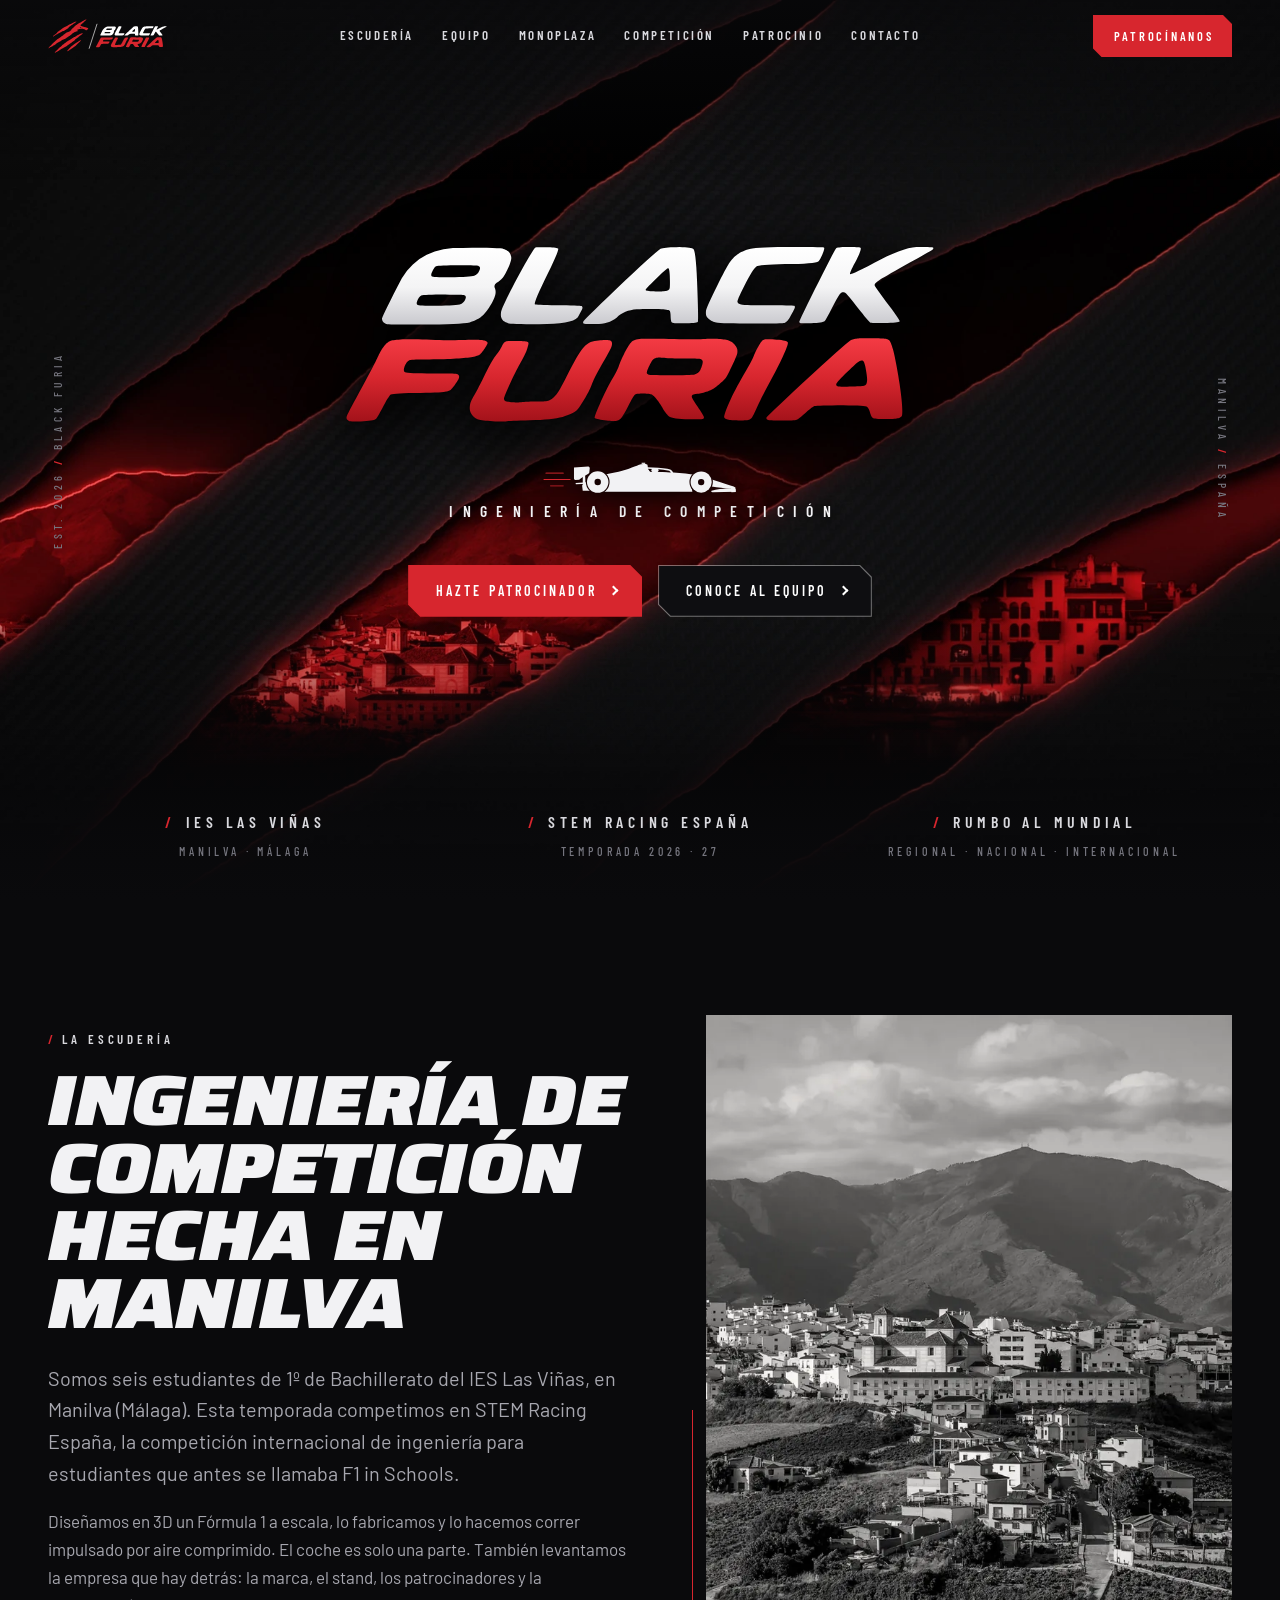
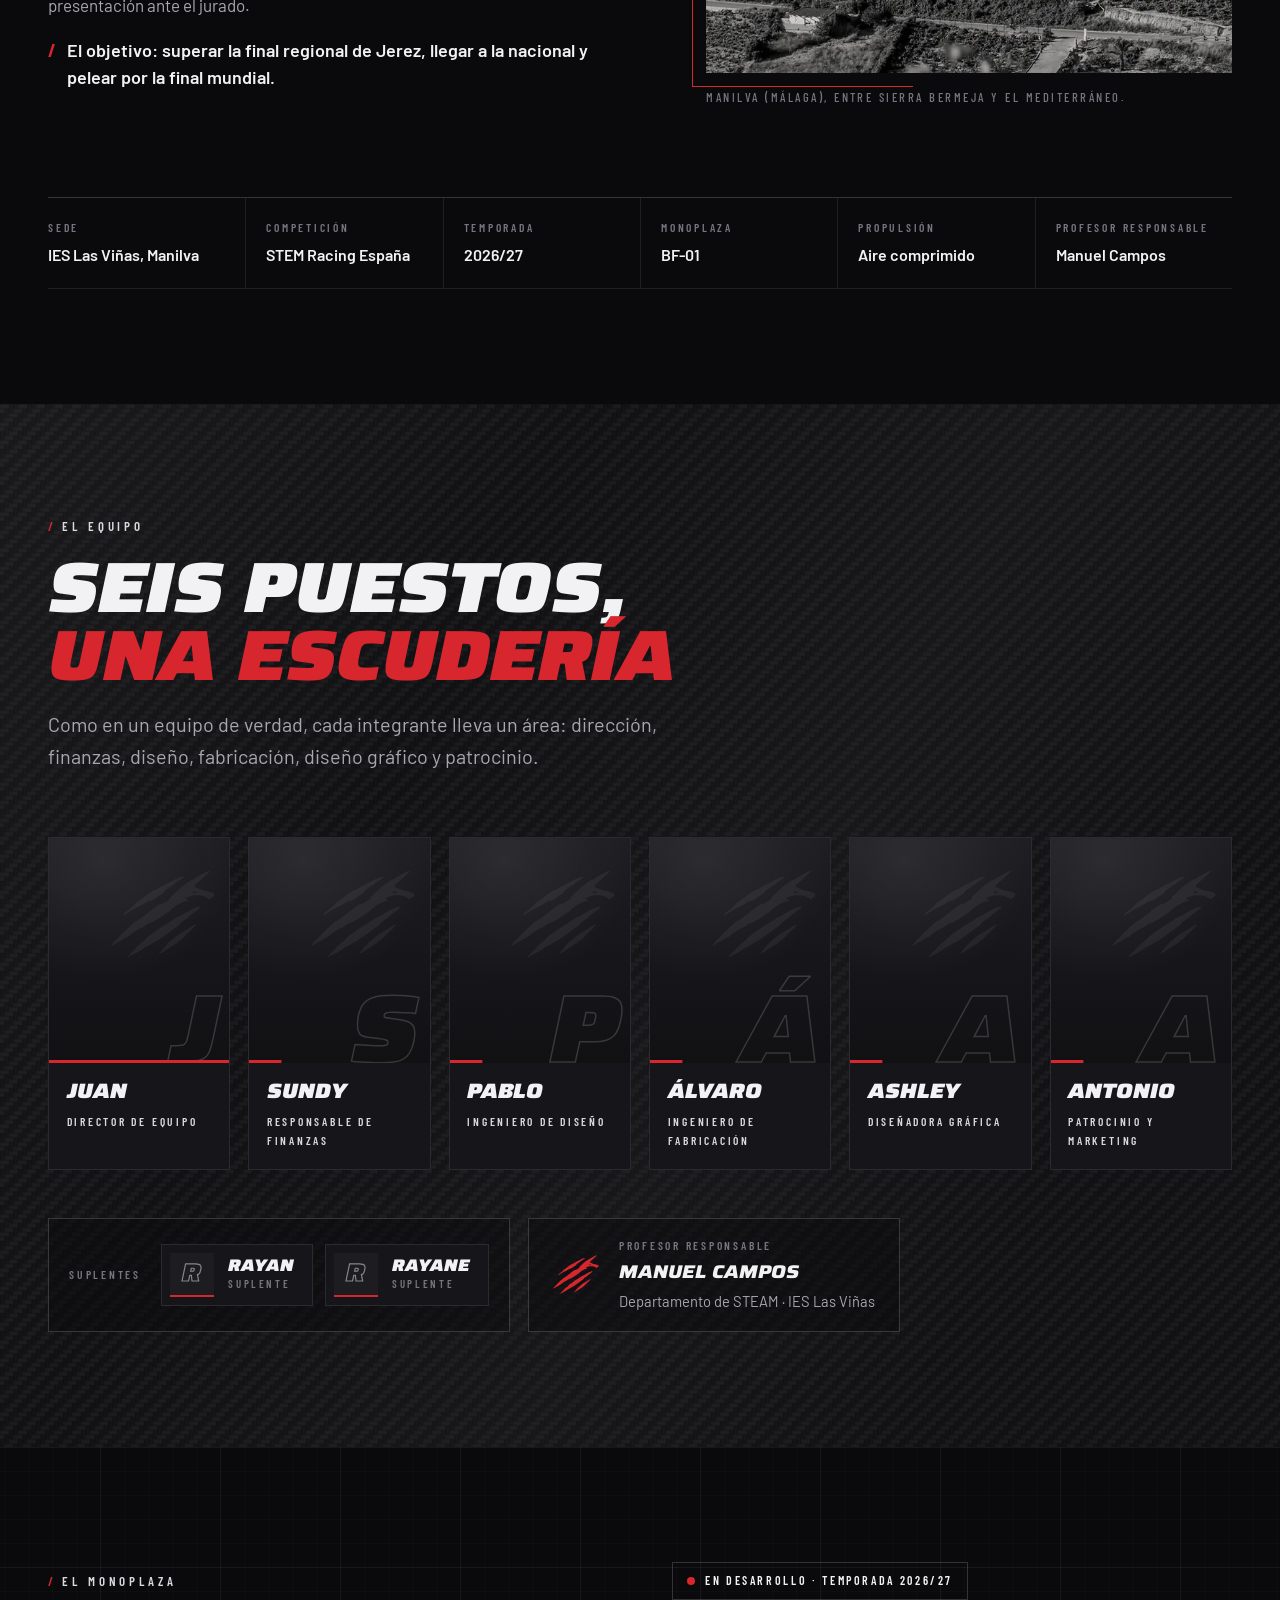
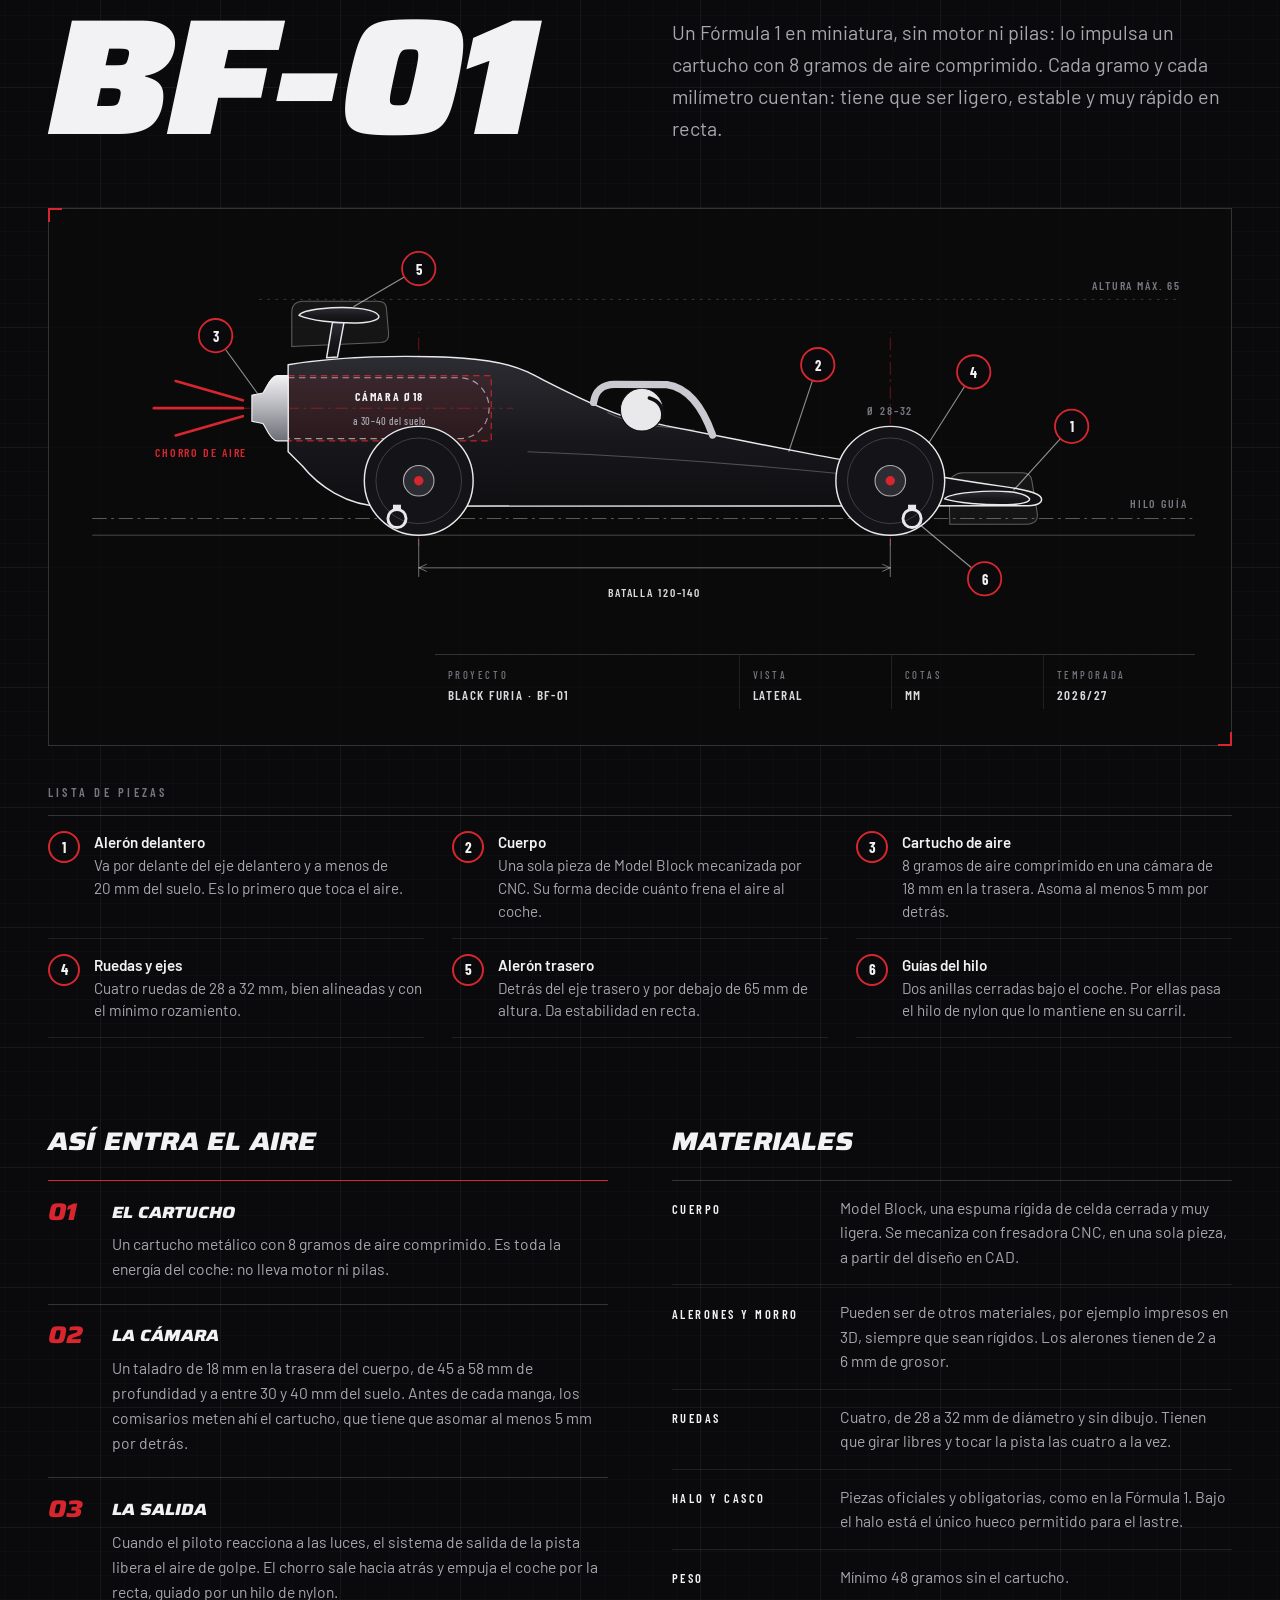
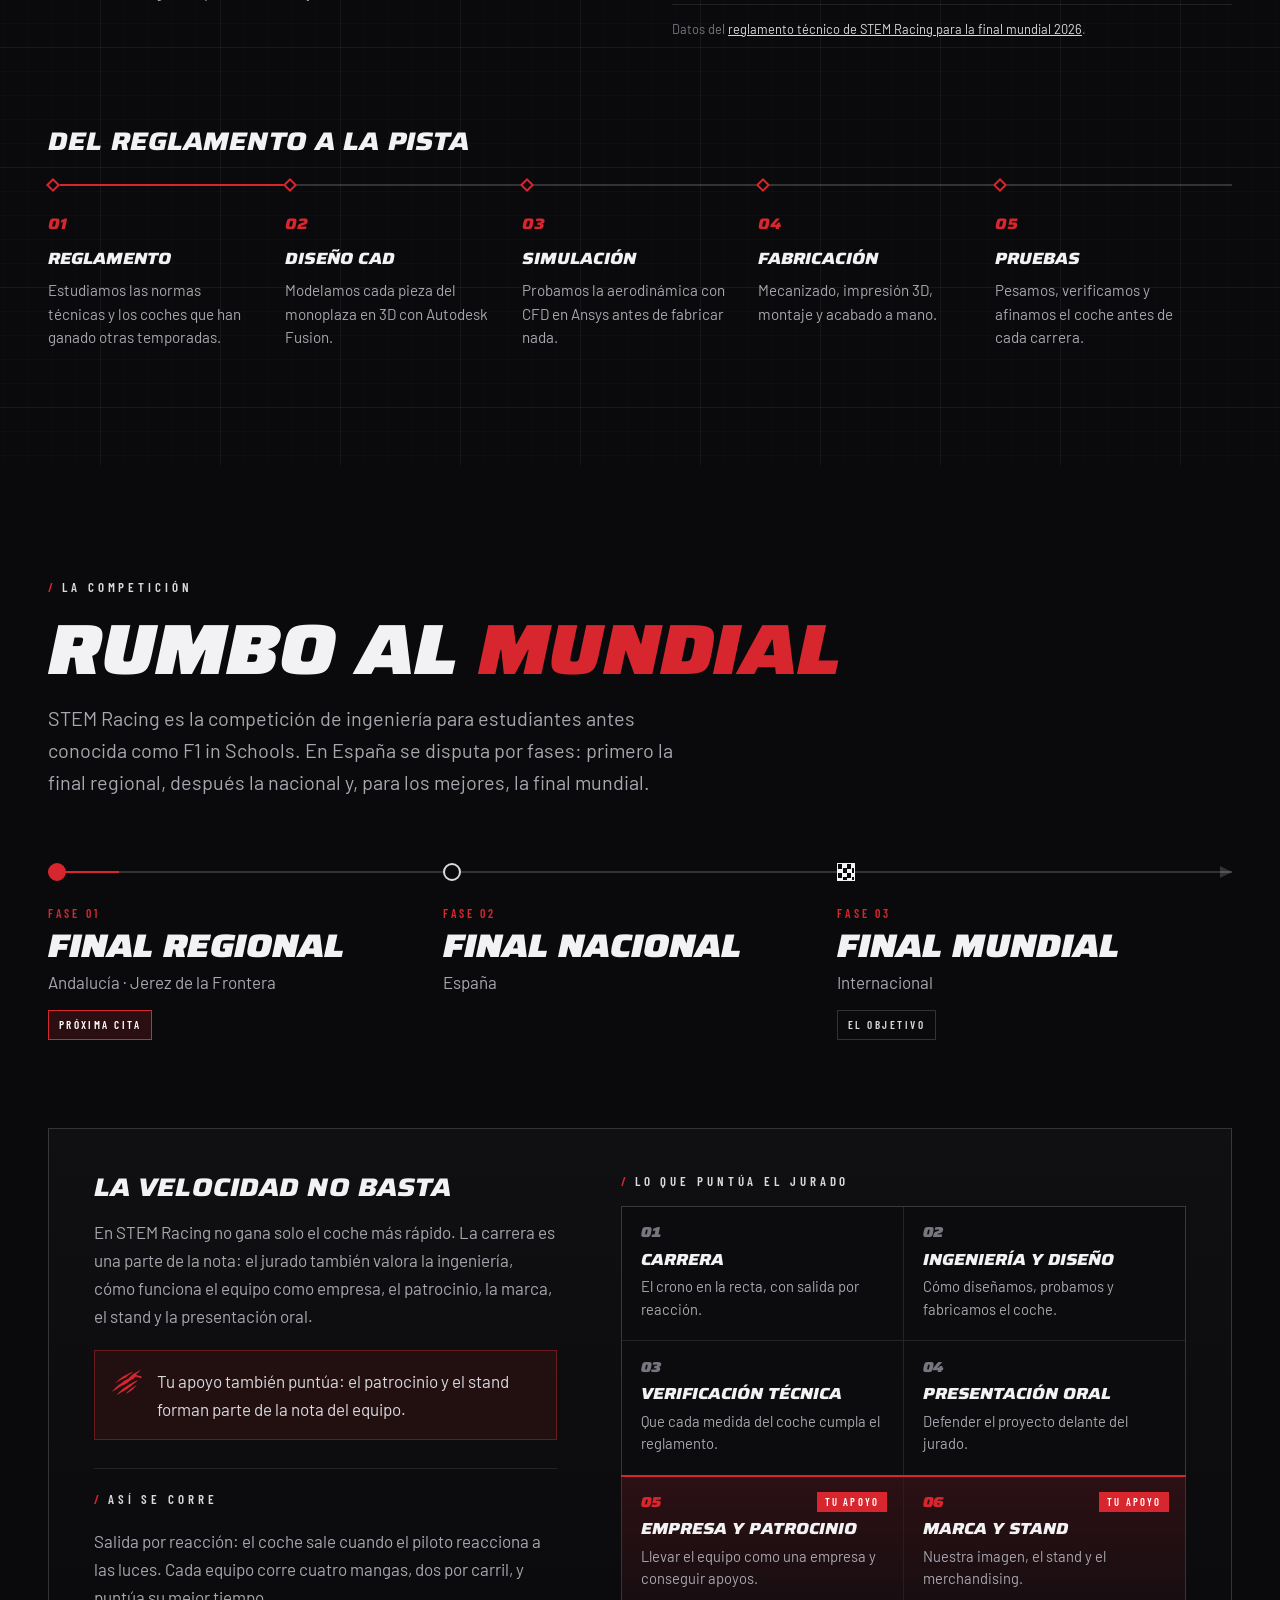
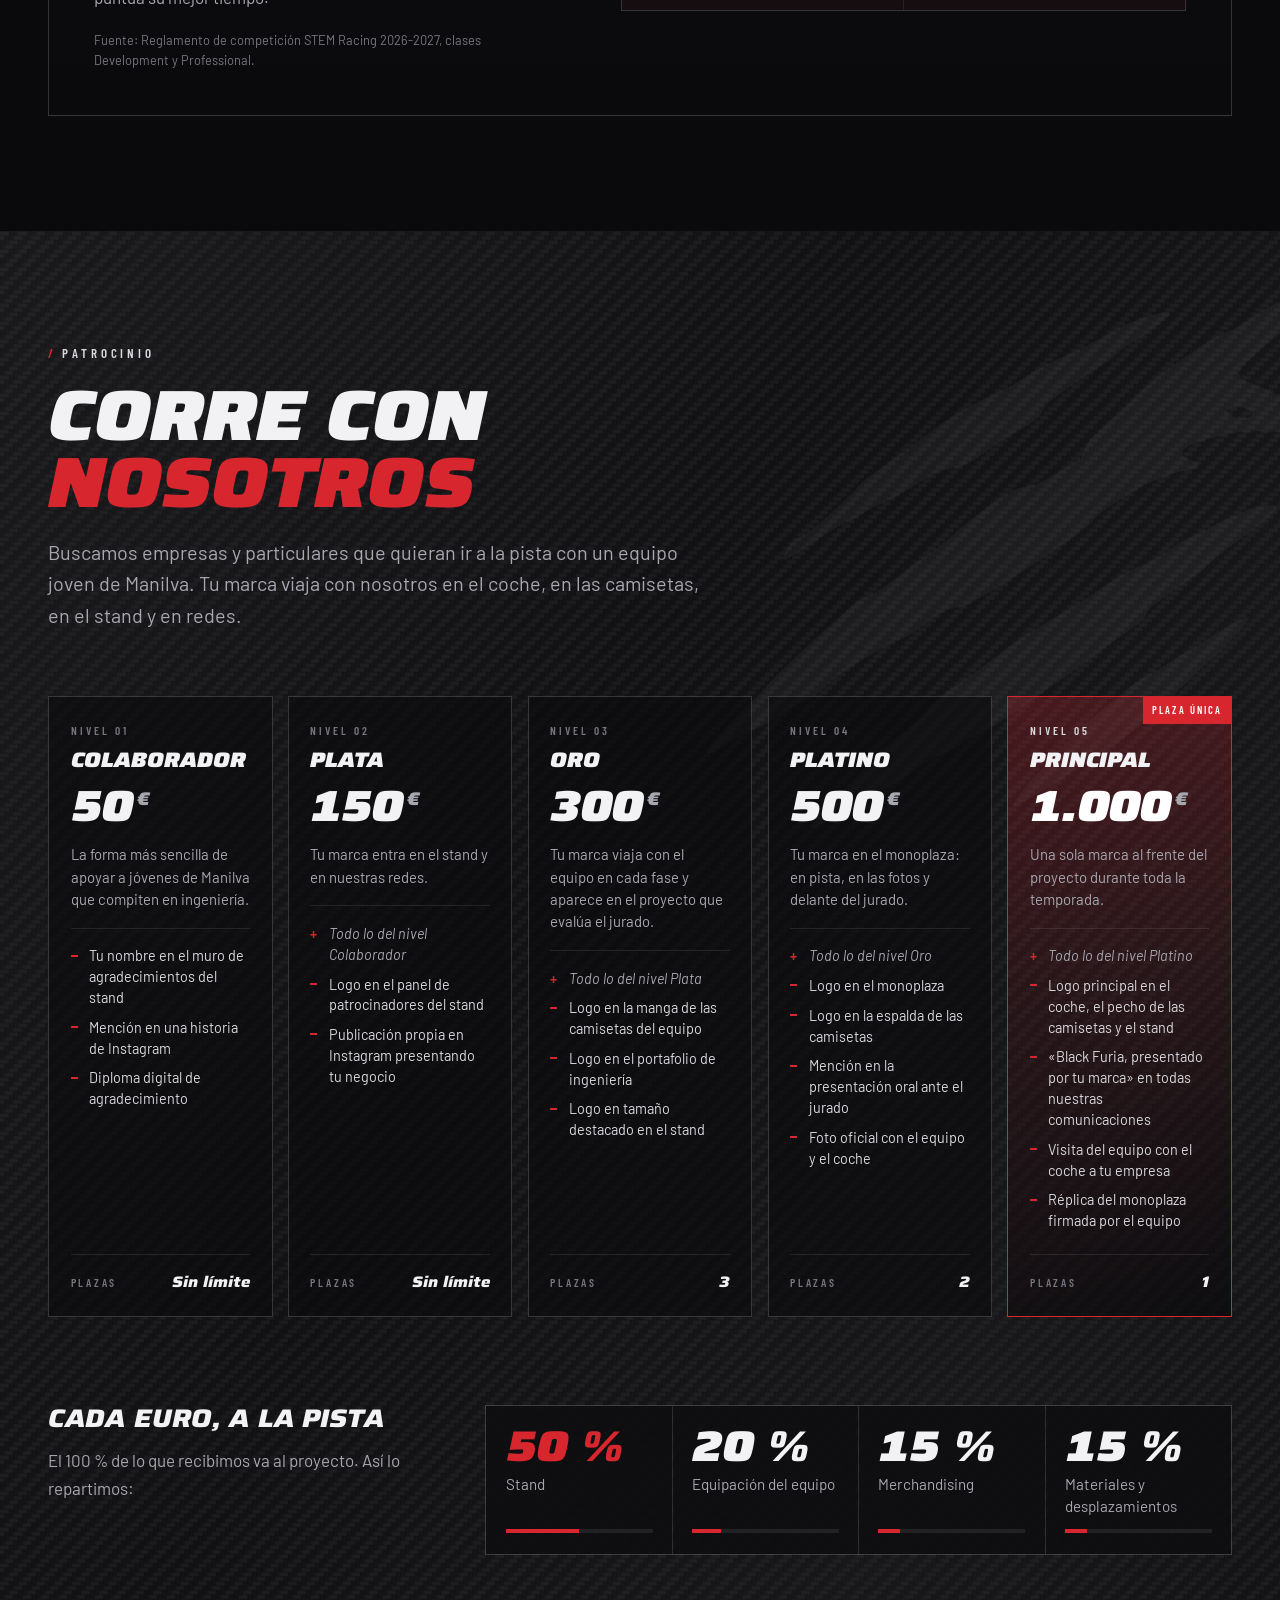
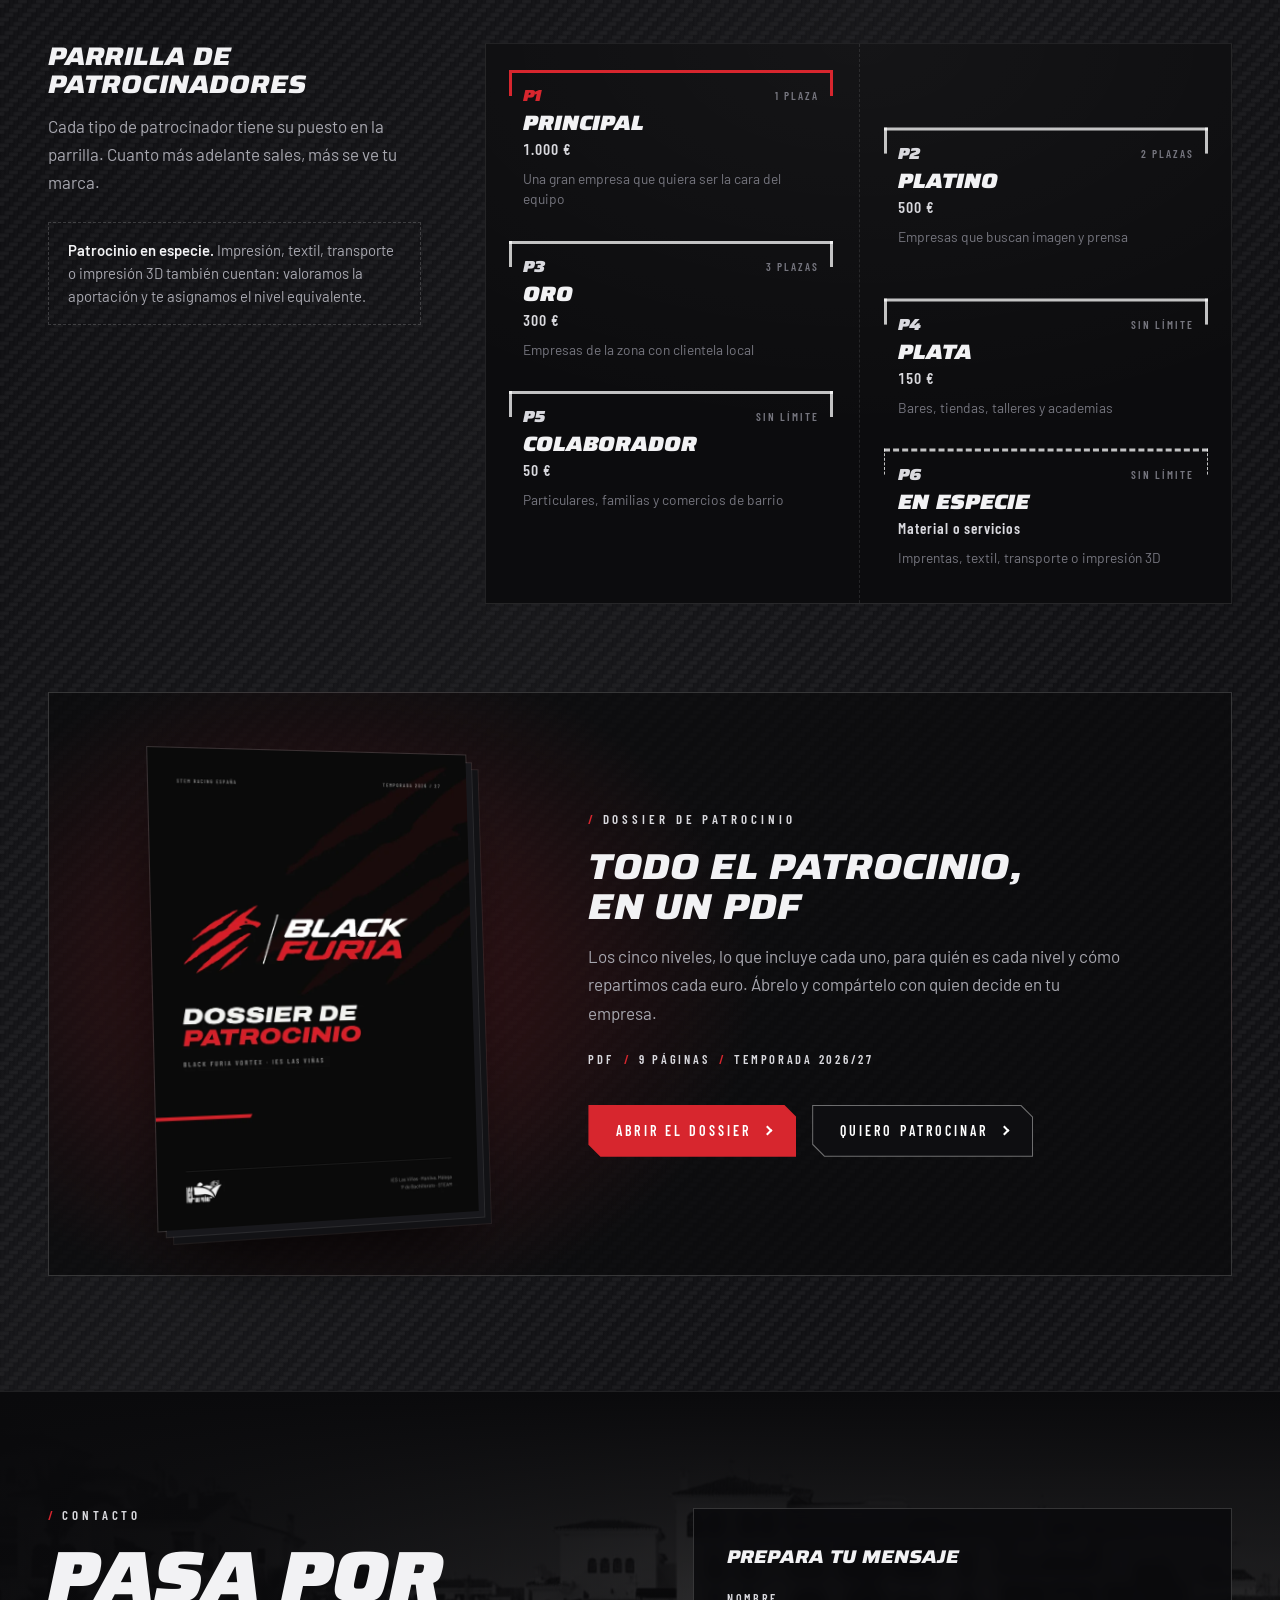
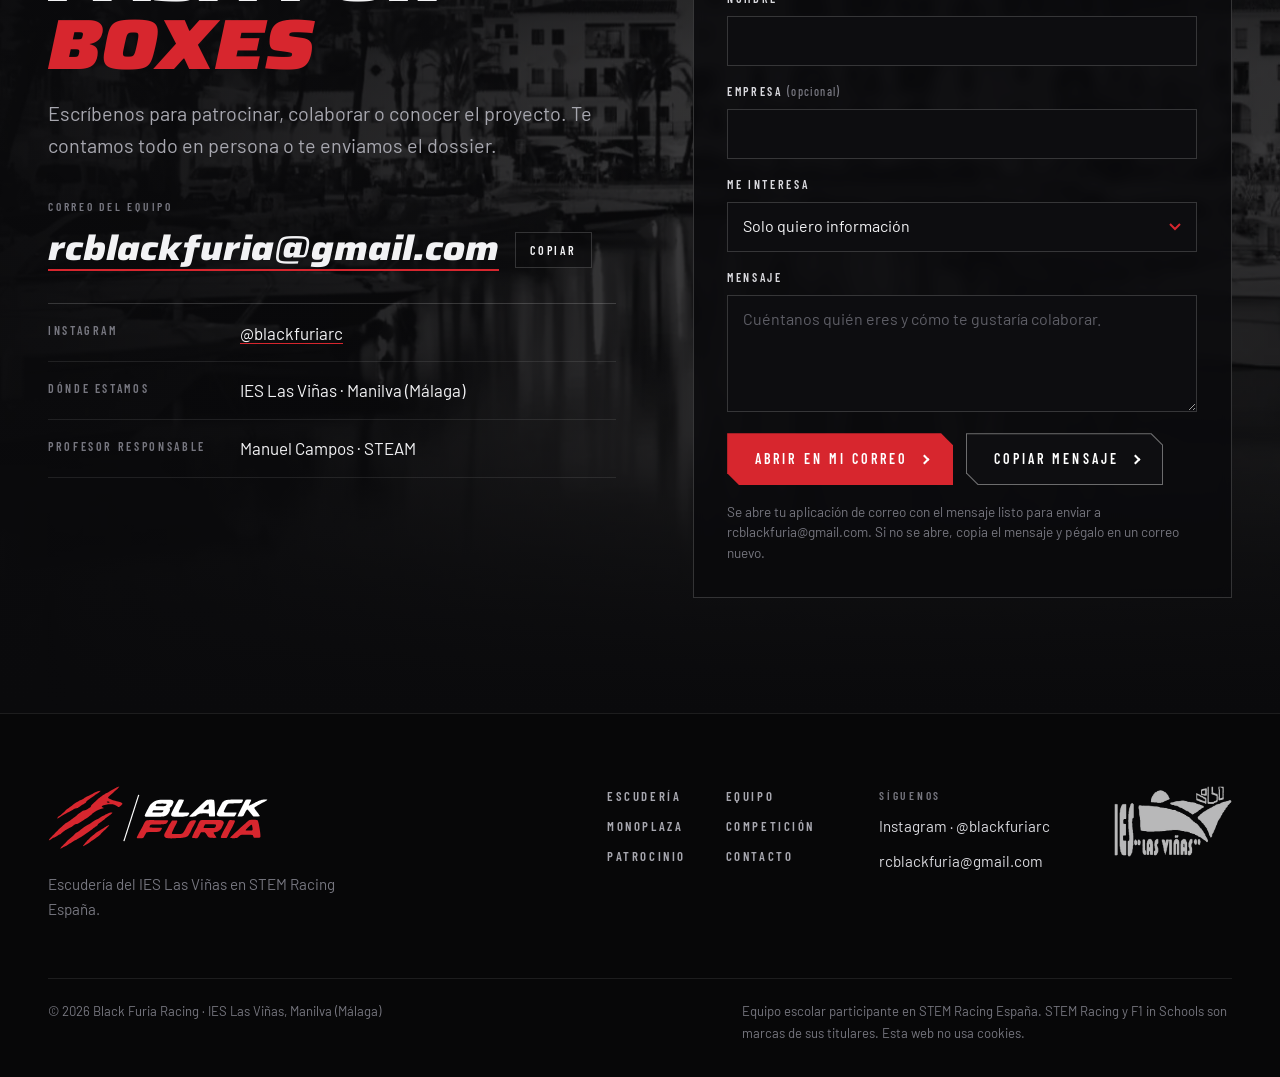
<file: index.html>
<!doctype html>
<html lang="es">
<head>
<meta charset="utf-8">
<meta name="viewport" content="width=device-width, initial-scale=1, viewport-fit=cover">
<title>Black Furia · Escudería del IES Las Viñas en STEM Racing España</title>
<meta name="claude:viewport-fit-sides" content="cover">
<meta name="description" content="Black Furia es la escudería del IES Las Viñas (Manilva, Málaga) en STEM Racing España. Diseñamos, fabricamos y hacemos correr un Fórmula 1 a escala. Buscamos patrocinadores para llegar a la final mundial.">
<meta name="theme-color" content="#0A0A0C">
<meta property="og:type" content="website">
<meta property="og:locale" content="es_ES">
<meta property="og:site_name" content="Black Furia">
<meta property="og:title" content="Black Furia · Escudería del IES Las Viñas">
<meta property="og:description" content="Ingeniería de competición hecha en Manilva. Seis estudiantes rumbo a la final mundial de STEM Racing.">
<meta property="og:url" content="https://blackfuria.netlify.app/">
<meta property="og:image" content="https://blackfuria.netlify.app/assets/img/og-black-furia.jpg">
<meta property="og:image:width" content="1200">
<meta property="og:image:height" content="630">
<meta name="twitter:card" content="summary_large_image">
<link rel="canonical" href="https://blackfuria.netlify.app/">
<link rel="icon" href="favicon.svg" type="image/svg+xml">
<link rel="icon" href="favicon-32.png" sizes="32x32" type="image/png">
<link rel="apple-touch-icon" href="apple-touch-icon.png">
<link rel="manifest" href="site.webmanifest">
<link rel="preload" href="assets/fonts/saira-italic-700-900.woff2" as="font" type="font/woff2" crossorigin>
<link rel="preload" href="assets/fonts/barlow-condensed-600.woff2" as="font" type="font/woff2" crossorigin>
<link rel="stylesheet" href="assets/css/main.css">
<script type="application/ld+json">
{"@context":"https://schema.org","@type":"SportsTeam","name":"Black Furia","url":"https://blackfuria.netlify.app/","logo":"https://blackfuria.netlify.app/icon-512.png","alternateName":"Black Furia Racing","sport":"STEM Racing (antes F1 in Schools)","description":"Escudería del IES Las Viñas (Manilva, Málaga) en STEM Racing España.","email":"rcblackfuria@gmail.com","sameAs":["https://www.instagram.com/blackfuriarc/"],"location":{"@type":"Place","name":"IES Las Viñas","address":{"@type":"PostalAddress","addressLocality":"Manilva","addressRegion":"Málaga","addressCountry":"ES"}},"coach":{"@type":"Person","name":"Manuel Campos"}}
</script>
</head>
<body>
<a class="skip" href="#main">Saltar al contenido</a>

<!-- ============ NAV ============ -->
<header class="site-header" data-header>
  <div class="site-header__bar">
    <a class="brand" href="#inicio" aria-label="Black Furia, volver al inicio">
      <img src="assets/img/bf-lockup.svg" alt="" width="184" height="52">
    </a>
    <nav class="nav" aria-label="Secciones">
      <ul class="nav__list" data-nav>
        <li><a href="#escuderia">Escudería</a></li>
        <li><a href="#equipo">Equipo</a></li>
        <li><a href="#monoplaza">Monoplaza</a></li>
        <li><a href="#competicion">Competición</a></li>
        <li><a href="#patrocinio">Patrocinio</a></li>
        <li><a href="#contacto">Contacto</a></li>
      </ul>
    </nav>
    <a class="btn btn--sm site-header__cta" href="#patrocinio"><span>Patrocínanos</span></a>
    <button class="menu-toggle" type="button" aria-expanded="false" aria-controls="menu" data-menu-toggle>
      <span class="menu-toggle__bars" aria-hidden="true"><i></i><i></i></span>
      <span class="menu-toggle__label">Menú</span>
    </button>
  </div>
  <div class="menu" id="menu" data-menu hidden>
    <ul class="menu__list">
      <li><a href="#escuderia"><small>01</small>Escudería</a></li>
      <li><a href="#equipo"><small>02</small>Equipo</a></li>
      <li><a href="#monoplaza"><small>03</small>Monoplaza</a></li>
      <li><a href="#competicion"><small>04</small>Competición</a></li>
      <li><a href="#patrocinio"><small>05</small>Patrocinio</a></li>
      <li><a href="#contacto"><small>06</small>Contacto</a></li>
    </ul>
    <div class="menu__foot">
      <a class="btn" href="#patrocinio"><span>Hazte patrocinador</span></a>
      <p class="menu__meta">rcblackfuria@gmail.com<br>@blackfuriarc</p>
    </div>
  </div>
</header>

<main id="main">

<!-- ============ HERO ============ -->
<section class="hero" id="inicio" aria-label="Black Furia">
  <picture class="hero__plate">
    <source media="(max-aspect-ratio: 2/3)" srcset="assets/img/hero-mobile-780.webp 780w, assets/img/hero-mobile-1170.webp 1170w" sizes="100vw">
    <img src="assets/img/hero-desktop-1920.webp" srcset="assets/img/hero-desktop-1920.webp 1920w, assets/img/hero-desktop-2880.webp 2880w" sizes="100vw" width="2880" height="1620" alt="" fetchpriority="high" decoding="async">
  </picture>
  <div class="hero__sweep" aria-hidden="true"></div>
  <div class="hero__shade" aria-hidden="true"></div>

  <p class="hero__side hero__side--l" aria-hidden="true">Est. 2026 <b>/</b> Black Furia</p>
  <p class="hero__side hero__side--r" aria-hidden="true">Manilva <b>/</b> España</p>

  <div class="hero__inner">
    <h1 class="hero__title"><img src="assets/img/bf-wordmark-hero.svg" alt="Black Furia" width="2604" height="772"></h1>
    <div class="hero__tag">
      <svg class="hero__car" viewBox="0 0 1180 195" aria-hidden="true">
        <g stroke="currentColor" stroke-width="7" stroke-linecap="round" class="hero__lines">
          <line x1="12" y1="130" x2="118" y2="130" opacity=".75"/>
          <line x1="0" y1="169" x2="160" y2="169"/>
          <line x1="40" y1="208" x2="118" y2="208" opacity=".6"/>
        </g>
        <use href="#f1-shape" x="180" y="0" class="hero__car-body"/>
      </svg>
      <p>Ingeniería de competición</p>
    </div>
    <div class="hero__cta">
      <a class="btn" href="#patrocinio"><span>Hazte patrocinador</span></a>
      <a class="btn btn--ghost" href="#equipo"><span>Conoce al equipo</span></a>
    </div>
    <p class="hero__mini"><span>IES Las Viñas · Manilva</span><span><b>/</b> STEM Racing España · 2026/27</span></p>
  </div>

  <ul class="hero__cells">
    <li><strong><b>/</b>IES Las Viñas</strong><span>Manilva · Málaga</span></li>
    <li><strong><b>/</b>STEM Racing España</strong><span>Temporada 2026 · 27</span></li>
    <li><strong><b>/</b>Rumbo al Mundial</strong><span>Regional · Nacional · Internacional</span></li>
  </ul>
</section>

<!-- ============ ESCUDERÍA ============ -->
<section class="section intro" id="escuderia" aria-labelledby="escuderia-t">
  <div class="wrap intro__grid">
    <div class="intro__text">
      <p class="label">La escudería</p>
      <h2 class="h2" id="escuderia-t">Ingeniería de competición hecha en Manilva</h2>
      <p class="lead">Somos seis estudiantes de 1º de Bachillerato del IES Las Viñas, en Manilva (Málaga). Esta temporada competimos en STEM Racing España, la competición internacional de ingeniería para estudiantes que antes se llamaba F1 in Schools.</p>
      <p>Diseñamos en 3D un Fórmula 1 a escala, lo fabricamos y lo hacemos correr impulsado por aire comprimido. El coche es solo una parte. También levantamos la empresa que hay detrás: la marca, el stand, los patrocinadores y la presentación ante el jurado.</p>
      <p class="intro__goal">El objetivo: superar la final regional de Jerez, llegar a la nacional y pelear por la final mundial.</p>
    </div>
    <figure class="intro__photo">
      <div class="intro__frame"><img src="assets/img/manilva-bn.webp" width="1600" height="911" loading="lazy" decoding="async" alt="Vista de Manilva con Sierra Bermeja al fondo"></div>
      <figcaption>Manilva (Málaga), entre Sierra Bermeja y el Mediterráneo.</figcaption>
    </figure>
  </div>

  <div class="wrap">
    <dl class="factsheet" aria-label="Ficha de la escudería">
      <div><dt>Sede</dt><dd>IES Las Viñas, Manilva</dd></div>
      <div><dt>Competición</dt><dd>STEM Racing España</dd></div>
      <div><dt>Temporada</dt><dd>2026/27</dd></div>
      <div><dt>Monoplaza</dt><dd>BF-01</dd></div>
      <div><dt>Propulsión</dt><dd>Aire comprimido</dd></div>
      <div><dt>Profesor responsable</dt><dd>Manuel Campos</dd></div>
    </dl>
  </div>
</section>

<!-- ============ EQUIPO ============ -->
<section class="section team carbon" id="equipo" aria-labelledby="equipo-t">
  <div class="wrap">
    <header class="section-head">
      <p class="label">El equipo</p>
      <h2 class="h2" id="equipo-t">Seis puestos, <span class="red">una escudería</span></h2>
      <p class="lead">Como en un equipo de verdad, cada integrante lleva un área: dirección, finanzas, diseño, fabricación, diseño gráfico y patrocinio.</p>
    </header>

    <ol class="roster">
      <li class="driver driver--lead">
        <div class="driver__photo" aria-hidden="true"><span class="driver__initial">J</span></div>
        <div class="driver__body"><h3 class="driver__name">Juan</h3><p class="driver__role">Director de equipo</p></div>
      </li>
      <li class="driver">
        <div class="driver__photo" aria-hidden="true"><span class="driver__initial">S</span></div>
        <div class="driver__body"><h3 class="driver__name">Sundy</h3><p class="driver__role">Responsable de finanzas</p></div>
      </li>
      <li class="driver">
        <div class="driver__photo" aria-hidden="true"><span class="driver__initial">P</span></div>
        <div class="driver__body"><h3 class="driver__name">Pablo</h3><p class="driver__role">Ingeniero de diseño</p></div>
      </li>
      <li class="driver">
        <div class="driver__photo" aria-hidden="true"><span class="driver__initial">Á</span></div>
        <div class="driver__body"><h3 class="driver__name">Álvaro</h3><p class="driver__role">Ingeniero de fabricación</p></div>
      </li>
      <li class="driver">
        <div class="driver__photo" aria-hidden="true"><span class="driver__initial">A</span></div>
        <div class="driver__body"><h3 class="driver__name">Ashley</h3><p class="driver__role">Diseñadora gráfica</p></div>
      </li>
      <li class="driver">
        <div class="driver__photo" aria-hidden="true"><span class="driver__initial">A</span></div>
        <div class="driver__body"><h3 class="driver__name">Antonio</h3><p class="driver__role">Patrocinio y marketing</p></div>
      </li>
    </ol>

    <div class="team-extra">
      <div class="bench">
        <h3 class="bench__h">Suplentes</h3>
        <ul class="bench__list">
          <li class="reserve"><span class="reserve__initial" aria-hidden="true">R</span><span class="reserve__name">Rayan</span><span class="reserve__role">Suplente</span></li>
          <li class="reserve"><span class="reserve__initial" aria-hidden="true">R</span><span class="reserve__name">Rayane</span><span class="reserve__role">Suplente</span></li>
        </ul>
      </div>
      <div class="coach">
        <img src="assets/img/bf-symbol.svg" alt="" width="60" height="52" class="coach__mark">
        <p><span class="coach__k">Profesor responsable</span><strong>Manuel Campos</strong><span class="coach__v">Departamento de STEAM · IES Las Viñas</span></p>
      </div>
    </div>
  </div>
</section>

<!-- ============ MONOPLAZA ============ -->
<section class="section car blueprint" id="monoplaza" aria-labelledby="monoplaza-t">
  <div class="wrap">
    <header class="section-head section-head--split">
      <div>
        <p class="label">El monoplaza</p>
        <h2 class="h2 car__title" id="monoplaza-t">BF-01</h2>
      </div>
      <div>
        <p class="chip"><i aria-hidden="true"></i>En desarrollo · Temporada 2026/27</p>
        <p class="lead">Un Fórmula 1 en miniatura, sin motor ni pilas: lo impulsa un cartucho con 8&nbsp;gramos de aire comprimido. Cada gramo y cada milímetro cuentan: tiene que ser ligero, estable y muy rápido en recta.</p>
      </div>
    </header>

    <figure class="drawing">
      <div class="drawing__sheet">
        <svg class="drawing__svg" viewBox="-224 -320 1224 420" role="img" aria-labelledby="drawing-t">
        <title id="drawing-t">Vista lateral de un monoplaza de STEM Racing: el cartucho de 8 gramos de aire comprimido va en una cámara taladrada en la trasera del cuerpo y asoma por detrás; en la salida, el aire sale de golpe hacia atrás y empuja el coche.</title>
        <defs><linearGradient id="car-fill" x1="0" y1="0" x2="0" y2="1"><stop offset="0" stop-color="#2C2C33"/><stop offset=".55" stop-color="#18181C"/><stop offset="1" stop-color="#0F0F12"/></linearGradient><linearGradient id="metal" x1="0" y1="0" x2="0" y2="1"><stop offset="0" stop-color="#F2F2F4"/><stop offset=".45" stop-color="#B9B9C0"/><stop offset="1" stop-color="#6E6E77"/></linearGradient></defs>
        <line class="dw-envelope" x1="-32.0" y1="-260.0" x2="984.0" y2="-260.0"/>
        <text class="dw-note" x="984.0" y="-270.4" text-anchor="end">ALTURA MÁX. 65</text>
        <line class="dw-ground" x1="-216.0" y1="-0.0" x2="1000.0" y2="-0.0"/>
        <line class="dw-tether" x1="-216.0" y1="-18.4" x2="1000.0" y2="-18.4"/>
        <text class="dw-note" x="992.0" y="-29.6" text-anchor="end">HILO GUÍA</text>
        <line class="dw-axis" x1="144.0" y1="12.0" x2="144.0" y2="-224.0"/>
        <line class="dw-axis" x1="664.0" y1="12.0" x2="664.0" y2="-224.0"/>
        <path class="dw-plate" d="M 4.0,-208.0 L 102.4,-212.4 Q 111.6,-213.2 110.8,-222.4 L 108.4,-250.4 Q 107.6,-258.0 99.2,-258.0 L 16.0,-258.0 Q 4.8,-257.6 4.0,-247.2 Z"/>
        <path class="dw-plate" d="M 729.6,-12.0 L 814.4,-12.0 Q 828.0,-12.4 826.0,-24.8 L 820.0,-60.8 Q 818.4,-68.8 809.6,-68.8 L 744.0,-68.8 Q 730.4,-68.0 728.8,-55.2 Z"/>
        <path class="dw-body" d="M 42.4,-195.6 L 54.4,-196.4 L 61.6,-234.8 L 48.8,-234.4 Z"/>
        <path class="dw-body" d="M 0.0,-92.0 L 0.0,-188.0 C 40.0,-194.4 96.0,-198.4 160.0,-196.8 C 208.0,-195.6 240.0,-191.2 264.0,-180.0 C 296.0,-164.0 336.0,-142.4 368.0,-132.0 L 416.0,-120.8 C 472.0,-110.4 528.0,-98.4 584.0,-88.0 C 648.0,-76.8 720.0,-63.2 784.0,-54.4 C 808.0,-51.2 825.6,-48.0 829.6,-42.4 C 833.6,-36.8 827.2,-32.4 816.0,-32.4 L 104.0,-32.0 C 64.0,-32.0 32.0,-56.0 16.0,-76.0 C 8.0,-84.0 3.2,-88.8 0.0,-92.0 Z"/>
        <path class="dw-line" d="M 264.0,-92.0 C 368.0,-88.0 488.0,-80.0 624.0,-66.4"/>
        <path class="dw-line" d="M 352.0,-135.2 C 376.0,-122.4 416.0,-118.4 448.0,-116.0"/>
        <path class="dw-hidden dw-hidden--chamber" d="M 0.0,-176.0 L 224.0,-176.0 L 224.0,-104.0 L 0.0,-104.0"/>
        <path class="dw-hidden" d="M 0.0,-173.6 L 188.0,-173.6 C 211.2,-173.6 221.6,-154.4 221.6,-140.0 C 221.6,-125.6 211.2,-106.4 188.0,-106.4 L 0.0,-106.4"/>
        <line class="dw-axis dw-axis--h" x1="-56.0" y1="-140.0" x2="248.0" y2="-140.0"/>
        <text class="dw-in" x="112.0" y="-153.6" text-anchor="middle" dominant-baseline="central">CÁMARA Ø18</text>
        <text class="dw-in dw-in--sub" x="112.0" y="-125.6" text-anchor="middle" dominant-baseline="central">a 30–40 del suelo</text>
        <path class="dw-metal" d="M 0.0,-176.0 L -12.0,-176.0 C -20.0,-176.0 -25.6,-158.4 -28.0,-156.8 L -40.0,-154.4 L -40.0,-125.6 L -28.0,-123.2 C -25.6,-121.6 -20.0,-104.0 -12.0,-104.0 L 0.0,-104.0 Z"/>
        <g class="dw-jet"><line x1="-50.0" y1="-148.8" x2="-124.0" y2="-170.0"/><line x1="-50.0" y1="-140.0" x2="-148.0" y2="-140.0"/><line x1="-50.0" y1="-131.2" x2="-124.0" y2="-110.0"/></g>
        <text class="dw-note dw-note--red" x="-96.0" y="-86.0" text-anchor="middle">CHORRO DE AIRE</text>
        <circle class="dw-helmet" cx="390.0" cy="-138.4" r="23.6"/>
        <path class="dw-visor" d="M 398.4,-151.2 C 410.4,-148.0 414.4,-138.4 412.8,-129.6"/>
        <path class="dw-halo" d="M 468.0,-110.4 C 457.6,-140.0 442.4,-162.4 417.6,-166.0 L 360.0,-166.4 C 346.4,-166.4 338.4,-158.4 336.8,-146.4"/>
        <path class="dw-body" d="M 100.0,-241.6 C 96.0,-250.4 64.0,-252.8 36.0,-249.6 C 22.0,-248.0 13.6,-245.2 12.0,-242.4 C 24.0,-236.8 52.0,-233.6 76.0,-234.0 C 92.0,-234.4 100.8,-238.0 100.0,-241.6 Z"/>
        <path class="dw-body" d="M 817.6,-40.0 C 813.6,-48.0 784.0,-50.4 752.0,-47.2 C 736.0,-45.6 725.6,-42.8 724.0,-40.0 C 736.0,-35.6 768.0,-33.2 792.0,-33.6 C 808.0,-34.0 818.4,-36.4 817.6,-40.0 Z"/>
        <g class="dw-wheel"><circle cx="144.0" cy="-60.0" r="60.0"/><circle class="dw-wheel__in" cx="144.0" cy="-60.0" r="47.2"/><circle class="dw-wheel__hub" cx="144.0" cy="-60.0" r="16.8"/><circle class="dw-wheel__axle" cx="144.0" cy="-60.0" r="5.2"/></g>
        <g class="dw-wheel"><circle cx="664.0" cy="-60.0" r="60.0"/><circle class="dw-wheel__in" cx="664.0" cy="-60.0" r="47.2"/><circle class="dw-wheel__hub" cx="664.0" cy="-60.0" r="16.8"/><circle class="dw-wheel__axle" cx="664.0" cy="-60.0" r="5.2"/></g>
        <g class="dw-guide"><rect x="115.6" y="-33.6" width="8.8" height="6.4"/><circle cx="120.0" cy="-18.4" r="10.0"/></g>
        <g class="dw-guide"><rect x="683.6" y="-33.6" width="8.8" height="6.4"/><circle cx="688.0" cy="-18.4" r="10.0"/></g>
        <g class="dw-dim"><line x1="144.0" y1="4.0" x2="144.0" y2="46.0"/><line x1="664.0" y1="4.0" x2="664.0" y2="46.0"/><line x1="144.0" y1="36.0" x2="664.0" y2="36.0"/><path d="M 144.0,36.0 l 8.8,-4.0 M 144.0,36.0 l 8.8,4.0 M 664.0,36.0 l -8.8,-4.0 M 664.0,36.0 l -8.8,4.0"/><text x="404.0" y="62.4" dominant-baseline="central">BATALLA 120–140</text></g>
        <text class="dw-note" x="664.0" y="-132.8" text-anchor="middle">Ø 28–32</text>
        <g class="balloon"><line x1="800.0" y1="-49.6" x2="851.6" y2="-106.4"/><circle cx="864.0" cy="-120.0" r="18.4"/><text x="864.0" y="-120.0" dominant-baseline="central">1</text></g>
        <g class="balloon"><line x1="552.0" y1="-92.0" x2="578.2" y2="-170.5"/><circle cx="584.0" cy="-188.0" r="18.4"/><text x="584.0" y="-188.0" dominant-baseline="central">2</text></g>
        <g class="balloon"><line x1="-33.6" y1="-156.0" x2="-69.2" y2="-205.1"/><circle cx="-80.0" cy="-220.0" r="18.4"/><text x="-80.0" y="-220.0" dominant-baseline="central">3</text></g>
        <g class="balloon"><line x1="706.4" y1="-101.6" x2="746.2" y2="-164.5"/><circle cx="756.0" cy="-180.0" r="18.4"/><text x="756.0" y="-180.0" dominant-baseline="central">4</text></g>
        <g class="balloon"><line x1="72.0" y1="-252.0" x2="128.1" y2="-284.7"/><circle cx="144.0" cy="-294.0" r="18.4"/><text x="144.0" y="-294.0" dominant-baseline="central">5</text></g>
        <g class="balloon"><line x1="698.0" y1="-10.4" x2="753.9" y2="36.2"/><circle cx="768.0" cy="48.0" r="18.4"/><text x="768.0" y="48.0" dominant-baseline="central">6</text></g>
        </svg>
        <div class="titleblock" aria-hidden="true">
          <span><em>Proyecto</em>Black Furia · BF-01</span>
          <span><em>Vista</em>Lateral</span>
          <span><em>Cotas</em>mm</span>
          <span><em>Temporada</em>2026/27</span>
        </div>
      </div>
      <figcaption class="partslist">
        <p class="partslist__h">Lista de piezas</p>
        <ol>
          <li><b>1</b><span><strong>Alerón delantero</strong>Va por delante del eje delantero y a menos de 20&nbsp;mm del suelo. Es lo primero que toca el aire.</span></li>
          <li><b>2</b><span><strong>Cuerpo</strong>Una sola pieza de Model Block mecanizada por CNC. Su forma decide cuánto frena el aire al coche.</span></li>
          <li><b>3</b><span><strong>Cartucho de aire</strong>8&nbsp;gramos de aire comprimido en una cámara de 18&nbsp;mm en la trasera. Asoma al menos 5&nbsp;mm por detrás.</span></li>
          <li><b>4</b><span><strong>Ruedas y ejes</strong>Cuatro ruedas de 28 a 32&nbsp;mm, bien alineadas y con el mínimo rozamiento.</span></li>
          <li><b>5</b><span><strong>Alerón trasero</strong>Detrás del eje trasero y por debajo de 65&nbsp;mm de altura. Da estabilidad en recta.</span></li>
          <li><b>6</b><span><strong>Guías del hilo</strong>Dos anillas cerradas bajo el coche. Por ellas pasa el hilo de nylon que lo mantiene en su carril.</span></li>
        </ol>
      </figcaption>
    </figure>

    <div class="howair">
      <div class="howair__steps">
        <h3 class="h3">Así entra el aire</h3>
        <ol class="airsteps">
          <li><span class="airsteps__n">01</span><strong>El cartucho</strong><p>Un cartucho metálico con 8&nbsp;gramos de aire comprimido. Es toda la energía del coche: no lleva motor ni pilas.</p></li>
          <li><span class="airsteps__n">02</span><strong>La cámara</strong><p>Un taladro de 18&nbsp;mm en la trasera del cuerpo, de 45 a 58&nbsp;mm de profundidad y a entre 30 y 40&nbsp;mm del suelo. Antes de cada manga, los comisarios meten ahí el cartucho, que tiene que asomar al menos 5&nbsp;mm por detrás.</p></li>
          <li><span class="airsteps__n">03</span><strong>La salida</strong><p>Cuando el piloto reacciona a las luces, el sistema de salida de la pista libera el aire de golpe. El chorro sale hacia atrás y empuja el coche por la recta, guiado por un hilo de nylon.</p></li>
        </ol>
      </div>
      <div class="materials">
        <h3 class="h3">Materiales</h3>
        <dl class="materials__list">
          <div><dt>Cuerpo</dt><dd>Model Block, una espuma rígida de celda cerrada y muy ligera. Se mecaniza con fresadora CNC, en una sola pieza, a partir del diseño en CAD.</dd></div>
          <div><dt>Alerones y morro</dt><dd>Pueden ser de otros materiales, por ejemplo impresos en 3D, siempre que sean rígidos. Los alerones tienen de 2 a 6&nbsp;mm de grosor.</dd></div>
          <div><dt>Ruedas</dt><dd>Cuatro, de 28 a 32&nbsp;mm de diámetro y sin dibujo. Tienen que girar libres y tocar la pista las cuatro a la vez.</dd></div>
          <div><dt>Halo y casco</dt><dd>Piezas oficiales y obligatorias, como en la Fórmula 1. Bajo el halo está el único hueco permitido para el lastre.</dd></div>
          <div><dt>Peso</dt><dd>Mínimo 48&nbsp;gramos sin el cartucho.</dd></div>
        </dl>
        <p class="source">Datos del <a href="https://www.stemracing.com/s/SRWF26_Technical_Regulations-1.pdf" target="_blank" rel="noopener">reglamento técnico de STEM Racing para la final mundial 2026</a>.</p>
      </div>
    </div>

    <div class="process">
      <h3 class="h3">Del reglamento a la pista</h3>
      <ol class="process__list">
        <li><span class="process__n">01</span><strong>Reglamento</strong><p>Estudiamos las normas técnicas y los coches que han ganado otras temporadas.</p></li>
        <li><span class="process__n">02</span><strong>Diseño CAD</strong><p>Modelamos cada pieza del monoplaza en 3D con Autodesk Fusion.</p></li>
        <li><span class="process__n">03</span><strong>Simulación</strong><p>Probamos la aerodinámica con CFD en Ansys antes de fabricar nada.</p></li>
        <li><span class="process__n">04</span><strong>Fabricación</strong><p>Mecanizado, impresión 3D, montaje y acabado a mano.</p></li>
        <li><span class="process__n">05</span><strong>Pruebas</strong><p>Pesamos, verificamos y afinamos el coche antes de cada carrera.</p></li>
      </ol>
    </div>
  </div>
</section>

<!-- ============ COMPETICIÓN ============ -->
<section class="section comp" id="competicion" aria-labelledby="competicion-t">
  <div class="wrap">
    <header class="section-head">
      <p class="label">La competición</p>
      <h2 class="h2" id="competicion-t">Rumbo al <span class="red">Mundial</span></h2>
      <p class="lead">STEM Racing es la competición de ingeniería para estudiantes antes conocida como F1 in Schools. En España se disputa por fases: primero la final regional, después la nacional y, para los mejores, la final mundial.</p>
    </header>

    <ol class="route" aria-label="Fases de la temporada">
      <li class="route__stage is-next">
        <span class="route__dot" aria-hidden="true"></span>
        <span class="route__n">Fase 01</span>
        <strong>Final regional</strong>
        <span class="route__where">Andalucía · Jerez de la Frontera</span>
        <span class="route__state">Próxima cita</span>
      </li>
      <li class="route__stage">
        <span class="route__dot" aria-hidden="true"></span>
        <span class="route__n">Fase 02</span>
        <strong>Final nacional</strong>
        <span class="route__where">España</span>
      </li>
      <li class="route__stage route__stage--goal">
        <span class="route__dot" aria-hidden="true"></span>
        <span class="route__n">Fase 03</span>
        <strong>Final mundial</strong>
        <span class="route__where">Internacional</span>
        <span class="route__state">El objetivo</span>
      </li>
    </ol>

    <div class="score">
      <div class="score__text">
        <h3 class="h3">La velocidad no basta</h3>
        <p>En STEM Racing no gana solo el coche más rápido. La carrera es una parte de la nota: el jurado también valora la ingeniería, cómo funciona el equipo como empresa, el patrocinio, la marca, el stand y la presentación oral.</p>
        <p class="score__call"><img src="assets/img/bf-symbol.svg" alt="" width="34" height="29"><span>Tu apoyo también puntúa: el patrocinio y el stand forman parte de la nota del equipo.</span></p>
        <div class="raceformat">
          <p class="label label--plain">Así se corre</p>
          <p>Salida por reacción: el coche sale cuando el piloto reacciona a las luces. Cada equipo corre cuatro mangas, dos por carril, y puntúa su mejor tiempo.</p>
          <p class="source">Fuente: Reglamento de competición STEM Racing 2026-2027, clases Development y Professional.</p>
        </div>
      </div>
      <div class="score__areas">
        <p class="label label--plain">Lo que puntúa el jurado</p>
        <ul class="areas">
          <li class="area"><span class="area__n">01</span><h4 class="area__t">Carrera</h4><p>El crono en la recta, con salida por reacción.</p></li>
          <li class="area"><span class="area__n">02</span><h4 class="area__t">Ingeniería y diseño</h4><p>Cómo diseñamos, probamos y fabricamos el coche.</p></li>
          <li class="area"><span class="area__n">03</span><h4 class="area__t">Verificación técnica</h4><p>Que cada medida del coche cumpla el reglamento.</p></li>
          <li class="area"><span class="area__n">04</span><h4 class="area__t">Presentación oral</h4><p>Defender el proyecto delante del jurado.</p></li>
          <li class="area area--you"><span class="area__n">05</span><h4 class="area__t">Empresa y patrocinio</h4><p>Llevar el equipo como una empresa y conseguir apoyos.</p><span class="area__tag">Tu apoyo</span></li>
          <li class="area area--you"><span class="area__n">06</span><h4 class="area__t">Marca y stand</h4><p>Nuestra imagen, el stand y el merchandising.</p><span class="area__tag">Tu apoyo</span></li>
        </ul>
      </div>
    </div>

  </div>
</section>

<!-- ============ PATROCINIO ============ -->
<section class="section sponsor carbon" id="patrocinio" aria-labelledby="patrocinio-t">
  <img class="sponsor__mark" src="assets/img/bf-symbol-white.svg" alt="" aria-hidden="true" loading="lazy">
  <div class="wrap">
    <header class="section-head">
      <p class="label">Patrocinio</p>
      <h2 class="h2" id="patrocinio-t">Corre con <span class="red">nosotros</span></h2>
      <p class="lead">Buscamos empresas y particulares que quieran ir a la pista con un equipo joven de Manilva. Tu marca viaja con nosotros en el coche, en las camisetas, en el stand y en redes.</p>
    </header>

    <ol class="tiers">
      <li class="tier">
        <p class="tier__lvl">Nivel 01</p>
        <h3 class="tier__name">Colaborador</h3>
        <p class="tier__price">50<small>€</small></p>
        <p class="tier__pitch">La forma más sencilla de apoyar a jóvenes de Manilva que compiten en ingeniería.</p>
        <ul class="tier__list">
          <li>Tu nombre en el muro de agradecimientos del stand</li>
          <li>Mención en una historia de Instagram</li>
          <li>Diploma digital de agradecimiento</li>
        </ul>
        <p class="tier__meta"><span>Plazas</span>Sin límite</p>
      </li>
      <li class="tier">
        <p class="tier__lvl">Nivel 02</p>
        <h3 class="tier__name">Plata</h3>
        <p class="tier__price">150<small>€</small></p>
        <p class="tier__pitch">Tu marca entra en el stand y en nuestras redes.</p>
        <ul class="tier__list">
          <li class="tier__plus">Todo lo del nivel Colaborador</li>
          <li>Logo en el panel de patrocinadores del stand</li>
          <li>Publicación propia en Instagram presentando tu negocio</li>
        </ul>
        <p class="tier__meta"><span>Plazas</span>Sin límite</p>
      </li>
      <li class="tier">
        <p class="tier__lvl">Nivel 03</p>
        <h3 class="tier__name">Oro</h3>
        <p class="tier__price">300<small>€</small></p>
        <p class="tier__pitch">Tu marca viaja con el equipo en cada fase y aparece en el proyecto que evalúa el jurado.</p>
        <ul class="tier__list">
          <li class="tier__plus">Todo lo del nivel Plata</li>
          <li>Logo en la manga de las camisetas del equipo</li>
          <li>Logo en el portafolio de ingeniería</li>
          <li>Logo en tamaño destacado en el stand</li>
        </ul>
        <p class="tier__meta"><span>Plazas</span>3</p>
      </li>
      <li class="tier">
        <p class="tier__lvl">Nivel 04</p>
        <h3 class="tier__name">Platino</h3>
        <p class="tier__price">500<small>€</small></p>
        <p class="tier__pitch">Tu marca en el monoplaza: en pista, en las fotos y delante del jurado.</p>
        <ul class="tier__list">
          <li class="tier__plus">Todo lo del nivel Oro</li>
          <li>Logo en el monoplaza</li>
          <li>Logo en la espalda de las camisetas</li>
          <li>Mención en la presentación oral ante el jurado</li>
          <li>Foto oficial con el equipo y el coche</li>
        </ul>
        <p class="tier__meta"><span>Plazas</span>2</p>
      </li>
      <li class="tier tier--main">
        <p class="tier__lvl">Nivel 05</p>
        <h3 class="tier__name">Principal</h3>
        <p class="tier__price">1.000<small>€</small></p>
        <p class="tier__pitch">Una sola marca al frente del proyecto durante toda la temporada.</p>
        <ul class="tier__list">
          <li class="tier__plus">Todo lo del nivel Platino</li>
          <li>Logo principal en el coche, el pecho de las camisetas y el stand</li>
          <li>«Black Furia, presentado por tu marca» en todas nuestras comunicaciones</li>
          <li>Visita del equipo con el coche a tu empresa</li>
          <li>Réplica del monoplaza firmada por el equipo</li>
        </ul>
        <p class="tier__meta"><span>Plazas</span>1</p>
      </li>
    </ol>

    <div class="sponsor__row budget">
      <div class="sponsor__aside">
        <h3 class="h3">Cada euro, a la pista</h3>
        <p>El 100 % de lo que recibimos va al proyecto. Así lo repartimos:</p>
      </div>
      <ul class="budget__list">
        <li class="budget__main" style="--p:50"><b>50&nbsp;%</b><span>Stand</span><i></i></li>
        <li style="--p:20"><b>20&nbsp;%</b><span>Equipación del equipo</span><i></i></li>
        <li style="--p:15"><b>15&nbsp;%</b><span>Merchandising</span><i></i></li>
        <li style="--p:15"><b>15&nbsp;%</b><span>Materiales y desplazamientos</span><i></i></li>
      </ul>
    </div>

    <div class="sponsor__row grid">
      <div class="sponsor__aside">
        <h3 class="h3">Parrilla de patrocinadores</h3>
        <p>Cada tipo de patrocinador tiene su puesto en la parrilla. Cuanto más adelante sales, más se ve tu marca.</p>
        <p class="inkind"><strong>Patrocinio en especie.</strong> Impresión, textil, transporte o impresión 3D también cuentan: valoramos la aportación y te asignamos el nivel equivalente.</p>
      </div>
      <ol class="grid__slots">
        <li class="slot slot--p1"><span class="slot__pos">P1</span><span class="slot__places">1 plaza</span><span class="slot__tier">Principal</span><span class="slot__price">1.000&nbsp;€</span><span class="slot__who">Una gran empresa que quiera ser la cara del equipo</span></li>
        <li class="slot"><span class="slot__pos">P2</span><span class="slot__places">2 plazas</span><span class="slot__tier">Platino</span><span class="slot__price">500&nbsp;€</span><span class="slot__who">Empresas que buscan imagen y prensa</span></li>
        <li class="slot"><span class="slot__pos">P3</span><span class="slot__places">3 plazas</span><span class="slot__tier">Oro</span><span class="slot__price">300&nbsp;€</span><span class="slot__who">Empresas de la zona con clientela local</span></li>
        <li class="slot"><span class="slot__pos">P4</span><span class="slot__places">Sin límite</span><span class="slot__tier">Plata</span><span class="slot__price">150&nbsp;€</span><span class="slot__who">Bares, tiendas, talleres y academias</span></li>
        <li class="slot"><span class="slot__pos">P5</span><span class="slot__places">Sin límite</span><span class="slot__tier">Colaborador</span><span class="slot__price">50&nbsp;€</span><span class="slot__who">Particulares, familias y comercios de barrio</span></li>
        <li class="slot slot--kind"><span class="slot__pos">P6</span><span class="slot__places">Sin límite</span><span class="slot__tier">En especie</span><span class="slot__price">Material o servicios</span><span class="slot__who">Imprentas, textil, transporte o impresión 3D</span></li>
      </ol>
    </div>

    <div class="dossier">
      <a class="dossier__cover" href="https://drive.google.com/file/d/1H2Fhq4fP2rZ1vyZE3TOMC2Gzya2M9ahy/view" target="_blank" rel="noopener" tabindex="-1" aria-hidden="true">
        <img src="assets/img/dossier-portada.webp" width="720" height="1019" alt="" loading="lazy" decoding="async">
      </a>
      <div class="dossier__text">
        <p class="label">Dossier de patrocinio</p>
        <h3 class="h3">Todo el patrocinio, en un PDF</h3>
        <p>Los cinco niveles, lo que incluye cada uno, para quién es cada nivel y cómo repartimos cada euro. Ábrelo y compártelo con quien decide en tu empresa.</p>
        <ul class="dossier__facts"><li>PDF</li><li>9 páginas</li><li>Temporada 2026/27</li></ul>
        <div class="dossier__cta">
          <a class="btn" href="https://drive.google.com/file/d/1H2Fhq4fP2rZ1vyZE3TOMC2Gzya2M9ahy/view" target="_blank" rel="noopener"><span>Abrir el dossier</span></a>
          <a class="btn btn--ghost" href="#contacto"><span>Quiero patrocinar</span></a>
        </div>
      </div>
    </div>

  </div>
</section>

<!-- ============ CONTACTO ============ -->
<section class="section contact" id="contacto" aria-labelledby="contacto-t">
  <div class="contact__bg" aria-hidden="true"><img src="assets/img/duquesa-bn.webp" width="1600" height="955" alt="" loading="lazy" decoding="async"></div>
  <div class="wrap contact__grid">
    <div class="contact__info">
      <p class="label">Contacto</p>
      <h2 class="h2" id="contacto-t">Pasa por <span class="red">boxes</span></h2>
      <p class="lead">Escríbenos para patrocinar, colaborar o conocer el proyecto. Te contamos todo en persona o te enviamos el dossier.</p>
      <div class="mail">
        <span class="mail__k">Correo del equipo</span>
        <a class="mail__addr" href="mailto:rcblackfuria@gmail.com" id="team-mail">rcblackfuria@gmail.com</a>
        <button class="mail__copy" type="button" data-copy="rcblackfuria@gmail.com" id="copy-mail">Copiar</button>
      </div>
      <dl class="contact__list">
        <div><dt>Instagram</dt><dd><a href="https://www.instagram.com/blackfuriarc/" target="_blank" rel="noopener">@blackfuriarc</a></dd></div>
        <div><dt>Dónde estamos</dt><dd>IES Las Viñas · Manilva (Málaga)</dd></div>
        <div><dt>Profesor responsable</dt><dd>Manuel Campos · STEAM</dd></div>
      </dl>
    </div>

    <form class="compose" id="compose" novalidate>
      <p class="compose__h">Prepara tu mensaje</p>
      <div class="field">
        <label for="cf-nombre">Nombre</label>
        <input id="cf-nombre" name="nombre" type="text" autocomplete="name" required aria-describedby="compose-err">
        <p class="compose__err" id="compose-err" role="alert" hidden>Escribe tu nombre para preparar el mensaje.</p>
      </div>
      <div class="field">
        <label for="cf-empresa">Empresa <span>(opcional)</span></label>
        <input id="cf-empresa" name="empresa" type="text" autocomplete="organization">
      </div>
      <div class="field">
        <label for="cf-nivel">Me interesa</label>
        <select id="cf-nivel" name="nivel">
          <option>Patrocinador Colaborador · 50 €</option>
          <option>Patrocinador Plata · 150 €</option>
          <option>Patrocinador Oro · 300 €</option>
          <option>Patrocinador Platino · 500 €</option>
          <option>Patrocinador Principal · 1.000 €</option>
          <option>Patrocinio en especie</option>
          <option selected>Solo quiero información</option>
        </select>
      </div>
      <div class="field">
        <label for="cf-mensaje">Mensaje</label>
        <textarea id="cf-mensaje" name="mensaje" rows="4" placeholder="Cuéntanos quién eres y cómo te gustaría colaborar."></textarea>
      </div>
      <div class="compose__actions">
        <button class="btn" type="submit" id="compose-send"><span>Abrir en mi correo</span></button>
        <button class="btn btn--ghost" type="button" id="compose-copy"><span>Copiar mensaje</span></button>
      </div>
      <p class="compose__help" id="compose-help">Se abre tu aplicación de correo con el mensaje listo para enviar a rcblackfuria@gmail.com. Si no se abre, copia el mensaje y pégalo en un correo nuevo.</p>
    </form>
  </div>
</section>

</main>

<!-- ============ FOOTER ============ -->
<footer class="site-footer">
  <div class="wrap site-footer__top">
    <div class="site-footer__brand">
      <img src="assets/img/bf-lockup.svg" alt="Black Furia" width="240" height="68" loading="lazy">
      <p>Escudería del IES Las Viñas en STEM Racing España.</p>
    </div>
    <nav class="site-footer__nav" aria-label="Secciones (pie)">
      <a href="#escuderia">Escudería</a>
      <a href="#equipo">Equipo</a>
      <a href="#monoplaza">Monoplaza</a>
      <a href="#competicion">Competición</a>
      <a href="#patrocinio">Patrocinio</a>
      <a href="#contacto">Contacto</a>
    </nav>
    <div class="site-footer__follow">
      <p class="site-footer__k">Síguenos</p>
      <a href="https://www.instagram.com/blackfuriarc/" target="_blank" rel="noopener">Instagram · @blackfuriarc</a>
      <a href="mailto:rcblackfuria@gmail.com">rcblackfuria@gmail.com</a>
    </div>
    <div class="site-footer__school">
      <img src="assets/img/ies-las-vinas-blanco.png" alt="IES Las Viñas" width="124" height="74" loading="lazy">
    </div>
  </div>
  <div class="wrap">
    <div class="site-footer__legal">
      <p>© 2026 Black Furia Racing · IES Las Viñas, Manilva (Málaga)</p>
      <p>Equipo escolar participante en STEM Racing España. STEM Racing y F1 in Schools son marcas de sus titulares. Esta web no usa cookies.</p>
    </div>
  </div>
</footer>

<!-- shared drawing: minimal F1 side silhouette (nose to the right), one colour -->
<svg width="0" height="0" style="position:absolute" aria-hidden="true" focusable="false">
  <defs>
    <mask id="f1-cut" maskUnits="userSpaceOnUse" x="0" y="60" width="1000" height="195">
      <rect x="0" y="60" width="1000" height="195" fill="#000"/>
      <path fill="#fff" d="M58,238 L54,206 C70,190 84,178 98,172 C150,150 205,136 255,126 C320,112 372,92 404,78 C414,74 428,72 446,74 L456,78 L460,104 L472,121 L548,123 C590,124 640,127 690,132 C760,140 830,160 900,184 C940,197 968,205 986,212 C994,215 995,226 986,228 C960,226 920,221 880,216 C840,211 800,206 760,206 L728,222 L732,244 L176,245 L172,233 C130,236 95,240 58,238 Z"/>
      <path fill="#fff" d="M4,95 L92,89 C98,89 102,95 101,102 L98,127 C96,132 90,136 82,140 C64,150 48,163 36,170 L12,172 C6,172 4,166 4,160 Z"/>
      <path fill="#fff" d="M58,138 L72,138 L76,206 L58,206 Z"/>
      <path fill="#fff" d="M14,190 L84,186 L86,195 L16,199 Z"/>
      <path fill="#fff" d="M850,238 C880,228 920,224 960,224 L996,227 C1000,230 1000,240 996,245 L856,248 C848,247 846,241 850,238 Z"/>
      <path fill="#fff" d="M968,214 L996,216 L1000,246 L972,247 Z"/>
      <path fill="#fff" d="M420,66 L442,66 L442,73 L420,73 Z"/>
      <path fill="#000" d="M462,106 C500,108 548,112 590,118 L596,124 L548,121 L472,119 Z"/>
      <ellipse cx="502" cy="112" rx="22" ry="14" fill="#fff"/>
      <path fill="#fff" d="M454,93 C500,94 548,98 578,103 C596,106 606,112 611,122 L614,129 L602,129 C599,121 594,115 580,113 C548,108 500,104 456,103 Z"/>
      <circle cx="150" cy="185" r="73" fill="#000"/><circle cx="786" cy="185" r="72" fill="#000"/>
      <circle cx="150" cy="185" r="66" fill="#fff"/><circle cx="150" cy="185" r="19.8" fill="#000"/>
      <circle cx="786" cy="185" r="65" fill="#fff"/><circle cx="786" cy="185" r="19.5" fill="#000"/>
    </mask>
    <g id="f1-shape"><rect x="0" y="60" width="1000" height="195" mask="url(#f1-cut)"/></g>
  </defs>
</svg>

<script src="assets/js/main.js" defer></script>
</body>
</html>
</file>
<file: assets/css/main.css>
/* Black Furia · web de la escudería
   Layout: bandas negras a sangre; contenido en una rejilla de 1320 px; la portada reutiliza el «zarpazo»
   del banner de Instagram (fibra de carbono rasgada con Manilva en rojo dentro). Un solo look, oscuro. */

/* ---------- fuentes (alojadas en la propia web; si fallan, las sirve Google Fonts) ---------- */
@font-face{font-family:"Saira";font-style:italic;font-weight:700 900;font-stretch:125%;font-display:swap;
  src:url("../fonts/saira-italic-700-900.woff2") format("woff2"),url("https://fonts.gstatic.com/s/saira/v23/memhYa2wxmKQyNkiV50dulWP7s95AqZhzbvQfS0.woff2") format("woff2")}
@font-face{font-family:"Barlow";font-style:normal;font-weight:400;font-display:swap;
  src:url("../fonts/barlow-400.woff2") format("woff2"),url("https://fonts.gstatic.com/s/barlow/v13/7cHpv4kjgoGqM7E_DMs5.woff2") format("woff2")}
@font-face{font-family:"Barlow";font-style:italic;font-weight:400;font-display:swap;
  src:url("../fonts/barlow-400-italic.woff2") format("woff2"),url("https://fonts.gstatic.com/s/barlow/v13/7cHrv4kjgoGqM7E_Cfs7wH8.woff2") format("woff2")}
@font-face{font-family:"Barlow";font-style:normal;font-weight:500;font-display:swap;
  src:url("../fonts/barlow-500.woff2") format("woff2"),url("https://fonts.gstatic.com/s/barlow/v13/7cHqv4kjgoGqM7E3_-gs51os.woff2") format("woff2")}
@font-face{font-family:"Barlow";font-style:normal;font-weight:600;font-display:swap;
  src:url("../fonts/barlow-600.woff2") format("woff2"),url("https://fonts.gstatic.com/s/barlow/v13/7cHqv4kjgoGqM7E30-8s51os.woff2") format("woff2")}
@font-face{font-family:"Barlow Condensed";font-style:normal;font-weight:500;font-display:swap;
  src:url("../fonts/barlow-condensed-500.woff2") format("woff2"),url("https://fonts.gstatic.com/s/barlowcondensed/v13/HTxwL3I-JCGChYJ8VI-L6OO_au7B4-Lwz3bWuQ.woff2") format("woff2")}
@font-face{font-family:"Barlow Condensed";font-style:normal;font-weight:600;font-display:swap;
  src:url("../fonts/barlow-condensed-600.woff2") format("woff2"),url("https://fonts.gstatic.com/s/barlowcondensed/v13/HTxwL3I-JCGChYJ8VI-L6OO_au7B4873z3bWuQ.woff2") format("woff2")}
@font-face{font-family:"Barlow Condensed";font-style:normal;font-weight:700;font-display:swap;
  src:url("../fonts/barlow-condensed-700.woff2") format("woff2"),url("https://fonts.gstatic.com/s/barlowcondensed/v13/HTxwL3I-JCGChYJ8VI-L6OO_au7B46r2z3bWuQ.woff2") format("woff2")}

/* ---------- tokens ---------- */
:root{
  color-scheme:dark;
  --ink:#0A0A0C;          /* negro de página */
  --ink-2:#070708;        /* pie */
  --carbon:#101013;       /* paneles de fibra */
  --carbon-2:#16161A;     /* superficies elevadas */
  --line:rgba(255,255,255,.09);
  --line-2:rgba(255,255,255,.17);
  --chalk:#F2F2F4;        /* blanco: solo acentos y titulares */
  --chalk-2:#D9D9DE;
  --mist:#A7A7AF;         /* texto */
  --smoke:#76767F;        /* notas */
  --red:#D7262E;          /* rojo FURIA */
  --red-hot:#EE3640;
  --red-deep:#7E0F15;
  --g1:#55555E;--g2:#44444C;--g3:#36363D;--g4:#2B2B31;

  --font-display:"Saira","Arial Black","Helvetica Neue",Arial,sans-serif;
  --font-body:"Barlow","Helvetica Neue",Arial,sans-serif;
  --font-label:"Barlow Condensed","Arial Narrow","Helvetica Neue",Arial,sans-serif;

  --gutter:clamp(16px,4vw,48px);
  --maxw:1320px;
  --bar-h:72px;
  --cut:12px;
}

/* ---------- base ---------- */
*,*::before,*::after{box-sizing:border-box}
[hidden]{display:none!important}
html{scroll-behavior:smooth;-webkit-text-size-adjust:100%;scroll-padding-top:calc(var(--bar-h) + 12px)}
body{margin:0;background:var(--ink);color:var(--mist);font-family:var(--font-body);font-size:1.0625rem;line-height:1.65;
  -webkit-font-smoothing:antialiased;-moz-osx-font-smoothing:grayscale;text-rendering:optimizeLegibility;overflow-x:hidden}
body::before{content:"";position:fixed;inset:0 0 auto;height:env(safe-area-inset-top,0px);z-index:60;background:var(--ink)}
img,svg{max-width:100%}
img{height:auto}
a{color:inherit}
p{margin:0}
h1,h2,h3{margin:0;color:var(--chalk);font-weight:900}
ul,ol{margin:0;padding:0;list-style:none}
dl,dd{margin:0}
::selection{background:var(--red);color:#fff}
:focus-visible{outline:2px solid var(--chalk);outline-offset:3px}
.skip{position:absolute;left:-9999px;top:0;z-index:100;background:var(--red);color:#fff;padding:.75rem 1rem;font-family:var(--font-label);font-weight:600;letter-spacing:.12em;text-transform:uppercase}
.skip:focus{left:max(16px,env(safe-area-inset-left,0px));top:calc(env(safe-area-inset-top,0px) + 8px)}

.wrap{width:100%;max-width:calc(var(--maxw) + 2 * var(--gutter));margin-inline:auto;
  padding-left:max(var(--gutter),env(safe-area-inset-left,0px));padding-right:max(var(--gutter),env(safe-area-inset-right,0px))}
.section{position:relative;padding-block:clamp(4.5rem,9vw,8.5rem)}

/* ---------- tipografía ---------- */
.label{display:flex;align-items:center;gap:.7em;margin-bottom:1.25rem;font-family:var(--font-label);font-weight:600;font-size:.8125rem;
  line-height:1.2;letter-spacing:.3em;text-transform:uppercase;color:var(--chalk-2)}
.label::before{content:"/";color:var(--red);letter-spacing:0}
.label--plain{margin:0 0 .4rem}
.h2{font-family:var(--font-display);font-style:italic;font-weight:900;font-stretch:125%;text-transform:uppercase;
  font-size:clamp(2.05rem,1rem + 4.3vw,4.75rem);line-height:.95;letter-spacing:-.005em;text-wrap:balance}
.h3{font-family:var(--font-display);font-style:italic;font-weight:800;font-stretch:125%;text-transform:uppercase;
  font-size:clamp(1.15rem,.95rem + .8vw,1.6rem);line-height:1.1;letter-spacing:.005em;text-wrap:balance}
.lead{font-size:clamp(1.0625rem,1rem + .3vw,1.25rem);line-height:1.6;color:var(--mist);max-width:60ch}
.red{color:var(--red)}
.section-head{max-width:880px;margin-bottom:clamp(2.5rem,5vw,4rem)}
.section-head .h2{margin-bottom:1.25rem}

/* ---------- texturas ---------- */
.carbon{background-color:var(--carbon);
  background-image:linear-gradient(118deg,rgba(255,255,255,.035) 0%,rgba(255,255,255,0) 32%,rgba(255,255,255,.025) 58%,rgba(255,255,255,0) 80%),url("../img/carbon-tile.png");
  background-size:100% 100%,36px 36px}
.blueprint{background-color:var(--ink);
  background-image:linear-gradient(rgba(255,255,255,.04) 1px,transparent 1px),linear-gradient(90deg,rgba(255,255,255,.04) 1px,transparent 1px),
    linear-gradient(rgba(255,255,255,.017) 1px,transparent 1px),linear-gradient(90deg,rgba(255,255,255,.017) 1px,transparent 1px);
  background-size:120px 120px,120px 120px,24px 24px,24px 24px;background-position:center top}

/* ---------- botones (esquinas cortadas en diagonal) ---------- */
.btn{--edge:var(--red);--fill:var(--red);position:relative;isolation:isolate;display:inline-flex;align-items:center;justify-content:center;
  min-height:52px;padding:0 1.55rem;border:0;background:none;color:#fff;cursor:pointer;text-decoration:none;
  font-family:var(--font-label);font-weight:600;font-size:.875rem;line-height:1;letter-spacing:.22em;text-transform:uppercase;
  transition:transform .2s ease}
.btn::before,.btn::after{content:"";position:absolute;z-index:-1;transition:background-color .2s ease}
.btn::before{inset:0;background:var(--edge);
  clip-path:polygon(0 0,calc(100% - var(--cut)) 0,100% var(--cut),100% 100%,var(--cut) 100%,0 calc(100% - var(--cut)))}
.btn::after{inset:1px;background:var(--fill);
  clip-path:polygon(0 0,calc(100% - var(--cut) + .4px) 0,100% calc(var(--cut) - .4px),100% 100%,calc(var(--cut) - .4px) 100%,0 calc(100% - var(--cut) + .4px))}
.btn>span{display:inline-flex;align-items:center;gap:.8rem;padding-left:.22em}
.btn>span::after{content:"";width:.5em;height:.5em;border-top:2px solid currentColor;border-right:2px solid currentColor;transform:rotate(45deg);transition:transform .2s ease}
.btn:hover{--edge:var(--red-hot);--fill:var(--red-hot)}
.btn:hover>span::after{transform:translateX(3px) rotate(45deg)}
.btn:active{transform:translateY(1px)}
.btn:focus-visible{outline:2px solid var(--chalk);outline-offset:4px}
.btn--ghost{--edge:rgba(255,255,255,.4);--fill:#0E0E11}
.btn--ghost:hover{--edge:var(--chalk);--fill:#1A1A1F}
.btn--sm{min-height:42px;padding:0 1.15rem;font-size:.78rem;--cut:9px}
.btn--sm>span::after{display:none}

/* ---------- cabecera ---------- */
.site-header{position:fixed;inset:0 0 auto;z-index:50;padding-top:env(safe-area-inset-top,0px);border-bottom:1px solid transparent;
  transition:background-color .3s ease,border-color .3s ease}
.site-header.is-scrolled,.site-header.is-open{background:rgba(10,10,12,.88);border-bottom-color:var(--line);
  -webkit-backdrop-filter:saturate(1.2) blur(12px);backdrop-filter:saturate(1.2) blur(12px)}
/* con el menú abierto la cabecera no lleva desenfoque: un backdrop-filter haría que el menú fijo se recortara a la altura de la barra */
.site-header.is-open{background:var(--ink);-webkit-backdrop-filter:none;backdrop-filter:none}
.site-header__bar{display:flex;align-items:center;gap:clamp(1rem,2.5vw,2.5rem);height:var(--bar-h);
  padding-left:max(var(--gutter),env(safe-area-inset-left,0px));padding-right:max(var(--gutter),env(safe-area-inset-right,0px))}
.brand{display:block;flex:none;line-height:0}
.brand img{height:34px;width:auto}
.nav{flex:1;display:flex;justify-content:center}
.nav__list{display:flex;gap:clamp(1rem,2.2vw,2.25rem)}
.nav__list a{position:relative;display:block;padding:.6rem 0;font-family:var(--font-label);font-weight:600;font-size:.8125rem;letter-spacing:.2em;
  text-transform:uppercase;text-decoration:none;color:var(--chalk-2);transition:color .2s ease}
.nav__list a::after{content:"";position:absolute;left:0;right:.2em;bottom:.2rem;height:2px;background:var(--red);transform:scaleX(0);transform-origin:left;transition:transform .25s ease}
.nav__list a:hover{color:#fff}
.nav__list a:hover::after,.nav__list a[aria-current="true"]::after{transform:scaleX(1)}
.nav__list a[aria-current="true"]{color:#fff}
.site-header__cta{flex:none}
.menu-toggle{display:none;margin-left:auto;align-items:center;gap:.7rem;height:44px;padding:0 .2rem 0 .9rem;border:0;background:none;color:var(--chalk);cursor:pointer;
  font-family:var(--font-label);font-weight:600;font-size:.8125rem;letter-spacing:.24em;text-transform:uppercase}
.menu-toggle__bars{display:grid;gap:6px;width:24px}
.menu-toggle__bars i{display:block;height:2px;background:currentColor;transition:transform .25s ease}
.menu-toggle__bars i:last-child{width:16px;justify-self:end;background:var(--red)}
.is-open .menu-toggle__bars i:first-child{transform:translateY(4px) rotate(45deg)}
.is-open .menu-toggle__bars i:last-child{width:24px;transform:translateY(-4px) rotate(-45deg)}
.menu{position:fixed;inset:calc(var(--bar-h) + env(safe-area-inset-top,0px)) 0 0;z-index:49;overflow-y:auto;background:var(--ink);
  border-top:1px solid var(--line);display:flex;flex-direction:column;justify-content:space-between;gap:2rem;
  padding:2rem max(var(--gutter),env(safe-area-inset-right,0px)) calc(2rem + env(safe-area-inset-bottom,0px)) max(var(--gutter),env(safe-area-inset-left,0px))}
.menu__list a{display:flex;align-items:baseline;gap:1rem;padding:.55rem 0;border-bottom:1px solid var(--line);text-decoration:none;color:var(--chalk);
  font-family:var(--font-display);font-style:italic;font-weight:900;font-stretch:125%;text-transform:uppercase;font-size:clamp(1.6rem,7vw,2.4rem);line-height:1.15}
.menu__list small{font-family:var(--font-label);font-style:normal;font-weight:600;font-size:.8rem;letter-spacing:.2em;color:var(--red)}
.menu__foot{display:grid;gap:1.25rem;justify-items:start}
.menu__meta{font-family:var(--font-label);letter-spacing:.14em;color:var(--smoke)}

/* ---------- portada ---------- */
.hero{position:relative;isolation:isolate;overflow:hidden;display:grid;place-items:center;min-height:620px;height:100vh;height:100svh;max-height:1120px;background:var(--ink)}
.hero__plate{position:absolute;inset:0;z-index:-3}
.hero__plate img{display:block;width:100%;height:100%;object-fit:cover;object-position:50% 50%;max-width:none;
  transform-origin:50% 55%;animation:plate-in 2.6s cubic-bezier(.16,.84,.24,1) both}
.hero__sweep{position:absolute;inset:0;z-index:-2;pointer-events:none;mix-blend-mode:screen;
  -webkit-mask:url("../img/hero-desktop-mask.webp") 50% 50%/cover no-repeat;mask:url("../img/hero-desktop-mask.webp") 50% 50%/cover no-repeat;
  background-image:linear-gradient(112deg,transparent 0,transparent 41%,rgba(255,70,70,0) 43%,rgba(255,86,80,.8) 50%,rgba(255,70,70,0) 57%,transparent 59%,transparent 100%);
  background-size:300% 100%;background-position:0 0;background-repeat:no-repeat;animation:sweep 1.7s .45s cubic-bezier(.6,.02,.22,1) both}
.hero__shade{position:absolute;inset:0;z-index:-1;pointer-events:none;
  background:linear-gradient(180deg,rgba(10,10,12,.7) 0,rgba(10,10,12,0) 20%,rgba(10,10,12,0) 68%,rgba(10,10,12,.82) 92%,var(--ink) 100%)}
.hero__inner{display:flex;flex-direction:column;align-items:center;text-align:center;padding-top:calc(var(--bar-h) + env(safe-area-inset-top,0px));
  padding-bottom:clamp(5rem,12vh,8rem);padding-left:max(var(--gutter),env(safe-area-inset-left,0px));padding-right:max(var(--gutter),env(safe-area-inset-right,0px))}
.hero__title{width:clamp(280px,46vw,820px);line-height:0}
.hero__title img{display:block;width:100%;filter:drop-shadow(0 14px 28px rgba(0,0,0,.9)) drop-shadow(0 0 1.5px rgba(0,0,0,.8))}
.hero__tag{display:flex;flex-direction:column;align-items:center;gap:.9rem;margin-top:clamp(1.4rem,3.4vh,2.4rem)}
.hero__car{width:clamp(150px,15vw,240px);height:auto;overflow:visible;filter:drop-shadow(0 4px 10px rgba(0,0,0,.8))}
.hero__lines{color:var(--red)}
.hero__car-body{fill:var(--chalk)}
.hero__tag p{font-family:var(--font-label);font-weight:600;font-size:clamp(.8rem,.7rem + .35vw,1.02rem);letter-spacing:.6em;padding-left:.6em;
  text-transform:uppercase;color:var(--chalk);text-shadow:0 2px 12px rgba(0,0,0,.95)}
.hero__cta{display:flex;flex-wrap:wrap;justify-content:center;gap:.9rem 1rem;margin-top:clamp(1.8rem,4.5vh,2.8rem)}
.hero__mini{display:none;margin-top:1.4rem;line-height:1.9;font-family:var(--font-label);font-weight:500;font-size:.75rem;letter-spacing:.24em;text-transform:uppercase;color:var(--mist)}
.hero__mini span{display:block}
.hero__mini b,.hero__side b,.hero__cells b{color:var(--red);font-weight:600}
.hero__cells{position:absolute;left:0;right:0;bottom:clamp(1.4rem,4.2vh,3rem);display:grid;grid-template-columns:repeat(3,1fr);
  padding-left:max(var(--gutter),env(safe-area-inset-left,0px));padding-right:max(var(--gutter),env(safe-area-inset-right,0px));text-align:center}
.hero__cells strong{display:block;font-family:var(--font-label);font-weight:600;font-size:clamp(.85rem,.75rem + .3vw,1.02rem);letter-spacing:.3em;text-transform:uppercase;color:var(--chalk-2)}
.hero__cells b{margin-right:.6em}
.hero__cells span{display:block;margin-top:.45rem;font-family:var(--font-label);font-weight:500;font-size:.75rem;letter-spacing:.32em;text-transform:uppercase;color:var(--smoke)}
.hero__side{position:absolute;top:50%;z-index:1;writing-mode:vertical-rl;font-family:var(--font-label);font-weight:500;font-size:.72rem;letter-spacing:.38em;text-transform:uppercase;color:var(--smoke)}
.hero__side--l{left:max(var(--gutter),env(safe-area-inset-left,0px));transform:translateY(-50%) rotate(180deg)}
.hero__side--r{right:max(var(--gutter),env(safe-area-inset-right,0px));transform:translateY(-50%)}

@keyframes plate-in{from{transform:scale(1.07)}to{transform:none}}
@keyframes sweep{from{background-position:100% 0}to{background-position:0 0}}
@keyframes pulse{0%{box-shadow:0 0 0 0 rgba(215,38,46,.55)}70%{box-shadow:0 0 0 9px rgba(215,38,46,0)}100%{box-shadow:0 0 0 0 rgba(215,38,46,0)}}

/* ---------- escudería ---------- */
.intro__grid{display:grid;grid-template-columns:minmax(0,1.05fr) minmax(0,.95fr);gap:clamp(2.5rem,6vw,6rem);align-items:center}
.intro__text>p+p{margin-top:1.1rem}
.intro__text .h2{margin-bottom:1.6rem}
.intro__goal{display:flex;gap:.75rem;color:var(--chalk);font-weight:600;font-size:1.125rem;line-height:1.5}
.intro__goal::before{content:"/";color:var(--red);font-family:var(--font-label);font-weight:700}
.intro__photo{position:relative;margin:0}
.intro__frame{position:relative;isolation:isolate}
.intro__frame img{display:block;width:100%;aspect-ratio:4/5;object-fit:cover;object-position:52% 50%}
.intro__frame::before{content:"";position:absolute;left:-14px;bottom:-14px;width:42%;height:42%;z-index:-1;border-left:1px solid var(--red);border-bottom:1px solid var(--red)}
.intro__photo figcaption{margin-top:.9rem;font-family:var(--font-label);font-weight:500;font-size:.78rem;letter-spacing:.2em;text-transform:uppercase;color:var(--smoke)}
.factsheet{display:grid;grid-template-columns:repeat(6,minmax(0,1fr));margin-top:clamp(3.5rem,7vw,6rem);border-top:1px solid var(--line-2);border-bottom:1px solid var(--line)}
.factsheet>div{padding:1.25rem 1.25rem 1.35rem 0;min-width:0}
.factsheet>div+div{padding-left:1.25rem;border-left:1px solid var(--line)}
.factsheet dt{font-family:var(--font-label);font-weight:600;font-size:.72rem;letter-spacing:.24em;text-transform:uppercase;color:var(--smoke);margin-bottom:.45rem}
.factsheet dd{font-weight:600;font-size:1rem;line-height:1.35;color:var(--chalk)}

/* ---------- equipo ---------- */
.roster{display:grid;grid-template-columns:repeat(6,minmax(0,1fr));gap:clamp(.75rem,1.4vw,1.25rem)}
.driver{position:relative;display:flex;flex-direction:column;background:var(--carbon-2);border:1px solid var(--line);overflow:hidden;transition:transform .25s ease,border-color .25s ease}
.driver__photo{position:relative;aspect-ratio:4/5;overflow:hidden;
  background:radial-gradient(120% 90% at 30% 10%,rgba(255,255,255,.07),rgba(255,255,255,0) 60%),linear-gradient(180deg,#1d1d22,#111114)}
.driver__photo::before{content:"";position:absolute;inset:14% 8% auto auto;width:58%;aspect-ratio:1478/1250;background:url("../img/bf-symbol-white.svg") center/contain no-repeat;opacity:.05}
.driver__photo::after{content:"";position:absolute;inset:auto 0 0 0;height:3px;background:var(--red);transform:scaleX(.18);transform-origin:left;transition:transform .35s ease}
.driver__initial{position:absolute;right:.12em;bottom:-.14em;font-family:var(--font-display);font-style:italic;font-weight:900;font-stretch:125%;font-size:clamp(5rem,7.5vw,7.75rem);
  line-height:1;color:transparent;-webkit-text-stroke:1.5px rgba(255,255,255,.16);transition:-webkit-text-stroke-color .3s ease}
.driver__body{display:grid;gap:.2rem;padding:1rem 1.1rem 1.15rem;min-height:5.2rem;align-content:start}
.driver__num{font-family:var(--font-display);font-style:italic;font-weight:800;font-stretch:125%;font-size:.9rem;color:var(--red)}
.driver__name{font-family:var(--font-display);font-style:italic;font-weight:900;font-stretch:125%;text-transform:uppercase;font-size:clamp(1.05rem,.9rem + .5vw,1.4rem);line-height:1.15;overflow-wrap:anywhere}
.driver__role{margin-top:.35rem;font-family:var(--font-label);font-weight:600;font-size:.72rem;letter-spacing:.24em;text-transform:uppercase;color:var(--chalk-2)}
/* foto real: <img> dentro de .driver__photo (4:5, se recorta sola); tapa la inicial y el símbolo */
.driver__photo img{position:absolute;inset:0;z-index:1;width:100%;height:100%;object-fit:cover;object-position:50% 25%;filter:grayscale(1) contrast(1.06)}
.driver__photo:has(img) .driver__initial,.driver__photo:has(img)::before{display:none}
.driver__photo::after{z-index:2}
.driver:hover{transform:translateY(-4px);border-color:rgba(215,38,46,.55)}
.driver:hover .driver__photo::after{transform:scaleX(1)}
.driver:hover .driver__initial{-webkit-text-stroke-color:rgba(215,38,46,.7)}
.driver--lead .driver__photo::after{transform:scaleX(1)}
/* suplentes + profesor, en una fila bajo la plantilla */
.team-extra{display:flex;flex-wrap:wrap;align-items:stretch;gap:clamp(.75rem,1.4vw,1.25rem);margin-top:clamp(2rem,4vw,3rem)}
.bench{display:flex;flex-wrap:wrap;align-items:center;gap:.85rem 1.25rem;padding:1rem 1.25rem;border:1px solid var(--line-2);background:rgba(10,10,12,.5)}
.bench__h{font-family:var(--font-label);font-weight:600;font-size:.72rem;letter-spacing:.24em;text-transform:uppercase;color:var(--smoke)}
.bench__list{display:flex;flex-wrap:wrap;gap:.75rem}
.reserve{display:grid;grid-template-columns:auto auto;align-items:center;column-gap:.9rem;padding:.5rem 1.1rem .5rem .5rem;border:1px solid var(--line);background:var(--carbon-2)}
.reserve__initial{grid-row:1/3;display:grid;place-items:center;width:2.75rem;height:2.75rem;border-bottom:2px solid var(--red);background:rgba(255,255,255,.03);
  font-family:var(--font-display);font-style:italic;font-weight:900;font-stretch:125%;font-size:1.55rem;line-height:1;color:transparent;-webkit-text-stroke:1.2px rgba(242,242,244,.5)}
.reserve__name{align-self:end;font-family:var(--font-display);font-style:italic;font-weight:900;font-stretch:125%;text-transform:uppercase;font-size:1.05rem;line-height:1.1;color:var(--chalk)}
.reserve__role{align-self:start;font-family:var(--font-label);font-weight:600;font-size:.68rem;letter-spacing:.24em;text-transform:uppercase;color:var(--smoke)}
.coach{display:flex;align-items:center;gap:1.25rem;max-width:100%;padding:1.1rem 1.5rem;border:1px solid var(--line-2);background:rgba(10,10,12,.5)}
.coach__mark{width:46px;height:auto;flex:none}
.coach p{display:grid;gap:.1rem}
.coach__k{font-family:var(--font-label);font-weight:600;font-size:.72rem;letter-spacing:.24em;text-transform:uppercase;color:var(--smoke)}
.coach strong{font-family:var(--font-display);font-style:italic;font-weight:800;font-stretch:125%;text-transform:uppercase;font-size:1.15rem;color:var(--chalk)}
.coach__v{font-size:.92rem;color:var(--mist)}

/* ---------- monoplaza ---------- */
.section-head--split{display:grid;grid-template-columns:minmax(0,1fr) minmax(0,1fr);gap:clamp(1.5rem,5vw,5rem);align-items:end;max-width:none}
.car__title{font-size:clamp(4.2rem,1.5rem + 11vw,11rem);line-height:.82;letter-spacing:-.02em;margin:0!important}
.chip{display:inline-flex;align-items:center;gap:.65rem;margin-bottom:1.1rem;padding:.5rem .85rem;border:1px solid var(--line-2);
  font-family:var(--font-label);font-weight:600;font-size:.75rem;letter-spacing:.22em;text-transform:uppercase;color:var(--chalk)}
.chip i{width:8px;height:8px;border-radius:50%;background:var(--red);animation:pulse 2.2s ease-out infinite}
.drawing{display:grid;grid-template-columns:minmax(0,1fr);gap:clamp(1.5rem,3vw,2.25rem);margin:0}
.drawing__sheet{position:relative;display:flex;flex-direction:column;gap:clamp(1rem,2.5vw,1.75rem);padding:clamp(1rem,3vw,2.25rem);border:1px solid var(--line-2);background:rgba(10,10,12,.72)}
.drawing__sheet::before,.drawing__sheet::after{content:"";position:absolute;width:14px;height:14px;border-color:var(--red);border-style:solid}
.drawing__sheet::before{top:-1px;left:-1px;border-width:2px 0 0 2px}
.drawing__sheet::after{bottom:-1px;right:-1px;border-width:0 2px 2px 0}
.drawing__svg{display:block;width:100%;height:auto;overflow:visible}
.dw-body{fill:url(#car-fill);stroke:#E9E9EC;stroke-width:1.6;stroke-linejoin:round}
.dw-line{fill:none;stroke:rgba(233,233,236,.28);stroke-width:1.2}
.dw-plate{fill:rgba(233,233,236,.05);stroke:rgba(233,233,236,.36);stroke-width:1.2}
.dw-hidden{fill:none;stroke:rgba(233,233,236,.62);stroke-width:1.3;stroke-dasharray:7 5}
.dw-hidden--chamber{fill:rgba(215,38,46,.1);stroke:rgba(215,38,46,.85)}
.dw-in{fill:var(--chalk);font-family:var(--font-label);font-weight:700;font-size:13px;letter-spacing:.14em}
.dw-in--sub{fill:var(--mist);font-weight:500;font-size:11.5px;letter-spacing:.06em}
.dw-metal{fill:url(#metal);stroke:#F2F2F4;stroke-width:1.2}
.dw-jet{stroke:var(--red);stroke-width:3;stroke-linecap:round}
.dw-helmet{fill:#E9E9EC;stroke:#0F0F12;stroke-width:1.2}
.dw-visor{fill:none;stroke:#0F0F12;stroke-width:4;stroke-linecap:round}
.dw-halo{fill:none;stroke:#C9C9CF;stroke-width:8;stroke-linecap:round;stroke-linejoin:round}
.dw-wheel circle{fill:#141418;stroke:#E9E9EC;stroke-width:1.6}
.dw-wheel .dw-wheel__in{fill:none;stroke:rgba(233,233,236,.22);stroke-width:1}
.dw-wheel .dw-wheel__hub{fill:#2C2C33;stroke:rgba(233,233,236,.7);stroke-width:1.2}
.dw-wheel .dw-wheel__axle{fill:var(--red);stroke:none}
.dw-guide rect{fill:#E9E9EC}
.dw-guide circle{fill:none;stroke:#E9E9EC;stroke-width:3.2}
.dw-tether{stroke:rgba(233,233,236,.4);stroke-width:1;stroke-dasharray:16 5 3 5}
.dw-envelope{stroke:rgba(233,233,236,.22);stroke-width:1;stroke-dasharray:3 6}
.dw-note{fill:var(--smoke);font-family:var(--font-label);font-weight:600;font-size:13px;letter-spacing:.16em}
.dw-note--red{fill:var(--red)}
.dw-dim line,.dw-dim path{fill:none;stroke:rgba(233,233,236,.5);stroke-width:1}
.dw-dim text{fill:var(--chalk-2);font-family:var(--font-label);font-weight:600;font-size:13px;letter-spacing:.16em;text-anchor:middle}
.dw-axis--h{stroke:rgba(215,38,46,.45)}
.dw-ground{stroke:rgba(255,255,255,.28);stroke-width:1}
.dw-axis{stroke:rgba(215,38,46,.5);stroke-width:1;stroke-dasharray:14 5 3 5}
.balloon line{stroke:rgba(255,255,255,.55);stroke-width:1.2}
.balloon circle{fill:var(--ink);stroke:var(--red);stroke-width:2}
.balloon text{fill:var(--chalk);font-family:var(--font-label);font-weight:700;font-size:16px;text-anchor:middle}
.titleblock{display:grid;grid-template-columns:2fr repeat(3,1fr);border-top:1px solid var(--line-2);max-width:760px;margin-left:auto;width:100%}
.titleblock span{display:grid;gap:.15rem;padding:.65rem .8rem .1rem;font-family:var(--font-label);font-weight:600;font-size:.82rem;letter-spacing:.12em;text-transform:uppercase;color:var(--chalk-2)}
.titleblock span+span{border-left:1px solid var(--line)}
.titleblock em{font-style:normal;font-weight:500;font-size:.66rem;letter-spacing:.24em;color:var(--smoke)}
.partslist{margin:0}
.partslist ol{display:grid;grid-template-columns:repeat(3,minmax(0,1fr));column-gap:1.75rem}
.partslist__h{font-family:var(--font-label);font-weight:600;font-size:.78rem;letter-spacing:.26em;text-transform:uppercase;color:var(--smoke);padding-bottom:.8rem;border-bottom:1px solid var(--line-2)}
.partslist li{display:grid;grid-template-columns:2rem minmax(0,1fr);gap:.9rem;padding:.95rem 0;border-bottom:1px solid var(--line)}
.partslist b{display:grid;place-items:center;width:2rem;height:2rem;border:2px solid var(--red);border-radius:50%;font-family:var(--font-label);font-weight:700;font-size:.95rem;color:var(--chalk)}
.partslist span{font-size:.95rem;line-height:1.5;color:var(--mist)}
.partslist strong{display:block;color:var(--chalk);font-weight:600}
/* cómo entra el aire + materiales */
.howair{display:grid;grid-template-columns:minmax(0,1fr) minmax(0,1fr);gap:clamp(2rem,5vw,5rem);margin-top:clamp(3.5rem,7vw,6rem)}
.howair .h3{margin-bottom:1.5rem}
.airsteps{display:grid;gap:1.4rem}
.airsteps li{display:grid;grid-template-columns:3rem minmax(0,1fr);column-gap:1rem;row-gap:.35rem;padding-top:1.1rem;border-top:1px solid var(--line-2)}
.airsteps li:first-child{border-top-color:var(--red)}
.airsteps__n{grid-row:1/3;font-family:var(--font-display);font-style:italic;font-weight:800;font-stretch:125%;font-size:1.5rem;line-height:1.1;color:var(--red)}
.airsteps strong{font-family:var(--font-display);font-style:italic;font-weight:800;font-stretch:125%;text-transform:uppercase;font-size:1.02rem;color:var(--chalk)}
.airsteps p{font-size:.98rem;line-height:1.6}
.materials__list{display:grid}
.materials__list>div{display:grid;grid-template-columns:9.5rem minmax(0,1fr);gap:1rem;padding:.95rem 0;border-top:1px solid var(--line)}
.materials__list>div:first-child{border-top-color:var(--line-2)}
.materials__list>div:last-child{border-bottom:1px solid var(--line)}
.materials__list dt{padding-top:.2rem;font-family:var(--font-label);font-weight:600;font-size:.78rem;letter-spacing:.2em;text-transform:uppercase;color:var(--chalk)}
.materials__list dd{margin:0;font-size:.98rem;line-height:1.55}
.materials .source a{color:var(--chalk-2)}
.process{margin-top:clamp(3.5rem,7vw,6rem)}
.process .h3{margin-bottom:1.75rem}
.process__list{display:grid;grid-template-columns:repeat(5,minmax(0,1fr));counter-reset:step}
.process__list li{position:relative;padding:1.6rem 1.5rem 0 0;border-top:2px solid var(--line-2)}
.process__list li::before{content:"";position:absolute;top:-6px;left:0;width:10px;height:10px;background:var(--ink);border:2px solid var(--red);transform:rotate(45deg)}
.process__list li:first-child{border-top-color:var(--red)}
.process__n{display:block;margin-bottom:.5rem;font-family:var(--font-display);font-style:italic;font-weight:800;font-stretch:125%;font-size:.95rem;color:var(--red)}
.process__list strong{display:block;margin-bottom:.45rem;font-family:var(--font-display);font-style:italic;font-weight:800;font-stretch:125%;text-transform:uppercase;font-size:1.02rem;color:var(--chalk)}
.process__list p{font-size:.95rem;line-height:1.55}

/* ---------- competición ---------- */
.route{position:relative;display:grid;grid-template-columns:repeat(3,minmax(0,1fr));margin-bottom:clamp(3.5rem,7vw,5.5rem)}
.route::before{content:"";position:absolute;top:8px;left:0;right:0;height:2px;
  background:linear-gradient(90deg,var(--red) 0,var(--red) 6%,var(--line-2) 6%,var(--line-2) 100%)}
.route::after{content:"";position:absolute;top:3px;right:0;width:0;height:0;border-left:12px solid var(--line-2);border-top:6px solid transparent;border-bottom:6px solid transparent}
.route__stage{position:relative;display:grid;gap:.3rem;align-content:start;padding:2.6rem 1.5rem 0 0}
.route__dot{position:absolute;top:0;left:0;width:18px;height:18px;border-radius:50%;background:var(--ink);border:2px solid var(--chalk-2)}
.is-next .route__dot{background:var(--red);border-color:var(--red);animation:pulse 2.2s ease-out infinite}
.route__stage--goal .route__dot{border-radius:0;border:1px solid var(--chalk);
  background:conic-gradient(var(--chalk) 25%,var(--ink) 0 50%,var(--chalk) 0 75%,var(--ink) 0) 0 0/9px 9px}
.route__n{font-family:var(--font-label);font-weight:600;font-size:.75rem;letter-spacing:.26em;text-transform:uppercase;color:var(--red)}
.route__stage strong{font-family:var(--font-display);font-style:italic;font-weight:900;font-stretch:125%;text-transform:uppercase;font-size:clamp(1.3rem,1rem + 1.3vw,2.1rem);line-height:1.05;color:var(--chalk)}
.route__where{color:var(--mist)}
.route__state{justify-self:start;margin-top:.6rem;padding:.3rem .6rem;border:1px solid var(--line-2);font-family:var(--font-label);font-weight:600;font-size:.7rem;letter-spacing:.22em;text-transform:uppercase;color:var(--chalk-2)}
.is-next .route__state{border-color:var(--red);color:#fff;background:rgba(215,38,46,.16)}
.score{display:grid;grid-template-columns:minmax(0,.9fr) minmax(0,1.1fr);gap:clamp(2rem,5vw,4.5rem);padding:clamp(1.5rem,3.5vw,3rem);border:1px solid var(--line-2);background:linear-gradient(180deg,rgba(255,255,255,.025),rgba(255,255,255,0))}
.score__text .h3{margin-bottom:1rem}
.score__text p+p{margin-top:1.25rem}
.score__text strong{color:var(--chalk);font-weight:600}
.score__call{display:flex;gap:.9rem;align-items:flex-start;padding:1rem 1.1rem;background:rgba(215,38,46,.1);border:1px solid rgba(215,38,46,.4);color:var(--chalk-2)}
.score__call img{width:30px;flex:none;margin-top:.15rem}
.score__areas .label{margin-bottom:1rem}
.areas{display:grid;grid-template-columns:repeat(2,minmax(0,1fr));gap:1px;background:var(--line);border:1px solid var(--line)}
.area{position:relative;display:grid;align-content:start;gap:.4rem;padding:1.15rem 1.2rem 1.3rem;background:#0C0C0F}
.area::before{content:"";position:absolute;inset:-1px -1px auto;height:2px;background:transparent}
.area__n{font-family:var(--font-display);font-style:italic;font-weight:900;font-stretch:125%;font-size:.9rem;line-height:1;color:var(--smoke);font-variant-numeric:tabular-nums}
.area__t{margin:.3rem 0 0;font-family:var(--font-display);font-style:italic;font-weight:800;font-stretch:125%;text-transform:uppercase;font-size:1rem;line-height:1.15;color:var(--chalk)}
.area p{font-size:.92rem;line-height:1.5;color:var(--mist)}
.area--you{background:linear-gradient(180deg,rgba(215,38,46,.16),rgba(215,38,46,.05)),#0C0C0F}
.area--you::before{background:var(--red)}
.area--you .area__n{color:var(--red)}
.area__tag{position:absolute;top:1rem;right:1rem;padding:.3rem .5rem .28rem;background:var(--red);color:#fff;
  font-family:var(--font-label);font-weight:600;font-size:.66rem;line-height:1;letter-spacing:.2em;text-transform:uppercase}
.raceformat{margin-top:1.75rem;padding-top:1.4rem;border-top:1px solid var(--line)}
.raceformat .label{margin-bottom:.5rem}
.source{margin-top:.9rem;font-size:.8rem;line-height:1.5;color:var(--smoke)}

/* ---------- patrocinio ---------- */
.sponsor{overflow:hidden}
.sponsor__mark{position:absolute;top:2.5rem;right:-7%;width:min(52vw,680px);opacity:.035;pointer-events:none}
.tiers{display:grid;grid-template-columns:repeat(5,minmax(0,1fr));gap:clamp(.75rem,1.2vw,1.1rem);align-items:stretch}
.tier{position:relative;display:flex;flex-direction:column;padding:1.5rem 1.35rem 1.35rem;border:1px solid var(--line-2);background:rgba(10,10,12,.62);transition:transform .25s ease,border-color .25s ease}
.tier:hover{transform:translateY(-4px);border-color:rgba(255,255,255,.4)}
.tier__lvl{font-family:var(--font-label);font-weight:600;font-size:.72rem;letter-spacing:.26em;text-transform:uppercase;color:var(--smoke)}
.tier__name{margin-top:.5rem;font-family:var(--font-display);font-style:italic;font-weight:900;font-stretch:125%;text-transform:uppercase;font-size:clamp(1.1rem,.95rem + .45vw,1.4rem);line-height:1.1}
.tier__price{display:flex;align-items:flex-start;gap:.25rem;margin-top:.9rem;font-family:var(--font-display);font-style:italic;font-weight:900;font-stretch:125%;
  font-size:clamp(2.1rem,1.6rem + 1.4vw,2.8rem);line-height:1;color:var(--chalk);font-variant-numeric:tabular-nums}
.tier__price small{font-size:.42em;margin-top:.25em;color:var(--mist)}
.tier__pitch{margin-top:.9rem;padding-bottom:1.1rem;border-bottom:1px solid var(--line);font-size:.93rem;line-height:1.5}
.tier__list{display:grid;gap:.55rem;margin:1.1rem 0 1.4rem}
.tier__list li{position:relative;padding-left:1.15rem;font-size:.9rem;line-height:1.45;color:var(--chalk-2)}
.tier__list li::before{content:"";position:absolute;left:0;top:.58em;width:7px;height:2px;background:var(--red)}
.tier__list .tier__plus{color:var(--mist);font-style:italic}
.tier__list .tier__plus::before{content:"+";top:0;width:auto;height:auto;background:none;color:var(--red);font-style:normal;font-weight:700}
.tier__meta{display:flex;justify-content:space-between;gap:1rem;margin-top:auto;padding-top:.9rem;border-top:1px solid var(--line);
  font-family:var(--font-display);font-style:italic;font-weight:800;font-stretch:125%;font-size:.95rem;color:var(--chalk)}
.tier__meta span{font-family:var(--font-label);font-style:normal;font-weight:600;font-size:.72rem;letter-spacing:.24em;text-transform:uppercase;color:var(--smoke);align-self:center}
.tier--main{border-color:var(--red);background:linear-gradient(165deg,rgba(215,38,46,.26) 0%,rgba(126,15,21,.16) 45%,rgba(10,10,12,.75) 100%)}
.tier--main:hover{border-color:var(--red-hot)}
.tier--main .tier__lvl{color:var(--chalk-2)}
.tier--main .tier__price{color:#fff}
.tier--main::before{content:"Plaza única";position:absolute;top:-1px;right:-1px;padding:.35rem .6rem;background:var(--red);color:#fff;
  font-family:var(--font-label);font-weight:600;font-size:.66rem;letter-spacing:.2em;text-transform:uppercase}
.inkind{margin-top:1.6rem;padding:1rem 1.2rem;border:1px dashed var(--line-2);font-size:.93rem;line-height:1.55}
.inkind strong{color:var(--chalk);font-weight:600}
.sponsor__row{display:grid;grid-template-columns:minmax(0,4fr) minmax(0,8fr);gap:clamp(2rem,5vw,5rem);align-items:start;margin-top:clamp(3.5rem,7vw,5.5rem)}
.sponsor__aside{min-width:0}
.sponsor__aside .h3{margin-bottom:.8rem}
.budget__list{display:grid;grid-template-columns:repeat(4,minmax(0,1fr));gap:1px;background:var(--line);border:1px solid var(--line)}
.budget__list li{position:relative;display:grid;align-content:start;gap:.35rem;padding:1.15rem 1.2rem 1.35rem;background:rgba(12,12,15,.92)}
.budget__list b{font-family:var(--font-display);font-style:italic;font-weight:900;font-stretch:125%;font-size:clamp(2rem,1.4rem + 1.6vw,2.9rem);line-height:1;color:var(--chalk);font-variant-numeric:tabular-nums}
.budget__list span{min-height:2.9em;font-size:.95rem;line-height:1.45;color:var(--mist)}
.budget__list i{position:relative;height:4px;margin-top:.35rem;background:rgba(255,255,255,.08)}
.budget__list i::after{content:"";position:absolute;inset:0 auto 0 0;width:calc(var(--p) * 1%);background:var(--red)}
.budget__main b{color:var(--red)}
.grid__slots{--stagger:3.6rem;position:relative;display:grid;grid-template-columns:minmax(0,1fr) minmax(0,1fr);gap:1.2rem clamp(1.6rem,4vw,3.5rem);
  padding:1.6rem 1.4rem calc(var(--stagger) + 1.4rem);
  background:radial-gradient(90% 70% at 50% 0,rgba(255,255,255,.035),rgba(255,255,255,0)),#0C0C0E;border:1px solid var(--line)}
.grid__slots::before{content:"";position:absolute;top:0;bottom:0;left:50%;width:0;border-left:1px dashed rgba(255,255,255,.1)}
.slot{--box:rgba(255,255,255,.75);position:relative;container-type:inline-size;display:grid;grid-template-columns:auto minmax(0,1fr);align-content:start;
  gap:.1rem .75rem;padding:.8rem .9rem .8rem;border-top:3px solid var(--box)}
.slot::before,.slot::after{content:"";position:absolute;top:-3px;width:3px;height:26px;background:var(--box)}
.slot::before{left:0}.slot::after{right:0}
.slot:nth-child(even){transform:translateY(var(--stagger))}
.slot__pos{font-family:var(--font-display);font-style:italic;font-weight:900;font-stretch:125%;font-size:1rem;line-height:1.2;color:var(--chalk-2)}
.slot__places{justify-self:end;align-self:center;font-family:var(--font-label);font-weight:600;font-size:.7rem;line-height:1.2;letter-spacing:.18em;text-transform:uppercase;color:var(--smoke);text-align:right}
.slot__tier,.slot__price,.slot__who{grid-column:1/-1}
.slot__tier{margin-top:.35rem;font-family:var(--font-display);font-style:italic;font-weight:900;font-stretch:125%;text-transform:uppercase;
  font-size:1.1rem;font-size:min(1.3rem,11.5cqi);line-height:1.1;color:var(--chalk)}
.slot__price{font-family:var(--font-label);font-weight:600;font-size:.95rem;letter-spacing:.06em;color:var(--chalk-2);font-variant-numeric:tabular-nums}
.slot__who{margin-top:.35rem;font-size:.86rem;line-height:1.45;color:var(--smoke)}
.slot--p1{--box:var(--red)}
.slot--p1 .slot__pos{color:var(--red)}
.slot--kind{border-top-style:dashed}
.slot--kind::before,.slot--kind::after{background:transparent;border-left:1px dashed var(--box);width:0}
/* nivel lleno: <li class="slot slot--full"> y en .slot__places pon «Completo» */
.slot--full .slot__places{padding:.25rem .45rem;background:var(--red);color:#fff}
.slot--full .slot__tier,.slot--full .slot__price{color:var(--smoke)}

/* portada del dossier */
.dossier{position:relative;display:grid;grid-template-columns:minmax(0,5fr) minmax(0,7fr);gap:clamp(2rem,5vw,5rem);align-items:center;
  margin-top:clamp(3.5rem,7vw,5.5rem);padding:clamp(1.75rem,4.5vw,3.75rem);border:1px solid var(--line-2);
  background:radial-gradient(50% 80% at 24% 50%,rgba(215,38,46,.22),rgba(215,38,46,0) 72%),rgba(10,10,12,.72)}
.dossier__cover{display:block;justify-self:center;width:min(100%,330px);perspective:1500px;outline:none}
.dossier__cover img{display:block;width:100%;height:auto;transform:rotateY(16deg) rotateX(2deg) rotateZ(-1deg);transform-origin:60% 50%;
  box-shadow:7px 7px 0 -1px #18181C,7px 7px 0 0 rgba(255,255,255,.1),14px 14px 0 -1px #121215,14px 14px 0 0 rgba(255,255,255,.07),
    0 0 0 1px rgba(255,255,255,.14),0 44px 70px -22px rgba(0,0,0,.95);
  transition:transform .6s cubic-bezier(.2,.7,.2,1),box-shadow .6s ease}
.dossier__cover:hover img{transform:rotateY(0) rotateX(0) rotateZ(0) translateY(-6px)}
.dossier__text{min-width:0}
.dossier__text .h3{font-size:clamp(1.45rem,1.05rem + 1.5vw,2.3rem);margin-bottom:1rem}
.dossier__text>p:not(.label){max-width:54ch}
.dossier__facts{display:flex;flex-wrap:wrap;gap:.4rem 0;margin-top:1.4rem;font-family:var(--font-label);font-weight:600;font-size:.78rem;letter-spacing:.22em;text-transform:uppercase;color:var(--chalk-2)}
.dossier__facts li+li::before{content:"/";margin:0 .8em;color:var(--red);letter-spacing:0}
.dossier__cta{display:flex;flex-wrap:wrap;gap:1rem;margin-top:2.2rem}

/* ---------- contacto ---------- */
.contact{overflow:hidden;isolation:isolate;border-top:1px solid var(--line)}
.contact__bg{position:absolute;inset:0;z-index:-1}
.contact__bg img{width:100%;height:100%;max-width:none;object-fit:cover;object-position:50% 60%;opacity:.3;
  -webkit-mask-image:linear-gradient(90deg,rgba(0,0,0,.15) 0%,#000 55%);mask-image:linear-gradient(90deg,rgba(0,0,0,.15) 0%,#000 55%)}
.contact__bg::after{content:"";position:absolute;inset:0;background:linear-gradient(180deg,var(--ink) 0%,rgba(10,10,12,.35) 30%,rgba(10,10,12,.35) 70%,var(--ink) 100%)}
.contact__grid{display:grid;grid-template-columns:minmax(0,1fr) minmax(0,.95fr);gap:clamp(2.5rem,6vw,6rem);align-items:start}
.contact__info .h2{margin-bottom:1.25rem}
.mail{display:flex;flex-wrap:wrap;align-items:center;gap:.75rem 1rem;margin:2.2rem 0 2rem}
.mail__k{flex-basis:100%;font-family:var(--font-label);font-weight:600;font-size:.72rem;letter-spacing:.24em;text-transform:uppercase;color:var(--smoke)}
.mail__addr{font-family:var(--font-display);font-style:italic;font-weight:800;font-stretch:125%;font-size:clamp(1.05rem,.55rem + 2.6vw,2.15rem);line-height:1.2;
  color:var(--chalk);text-decoration:none;border-bottom:2px solid var(--red);overflow-wrap:anywhere;user-select:all;-webkit-user-select:all}
.mail__addr:hover{color:#fff;border-bottom-color:var(--red-hot)}
.mail__copy{height:36px;padding:0 .9rem;border:1px solid var(--line-2);background:rgba(10,10,12,.6);color:var(--chalk);cursor:pointer;
  font-family:var(--font-label);font-weight:600;font-size:.75rem;letter-spacing:.22em;text-transform:uppercase;transition:border-color .2s ease,background-color .2s ease}
.mail__copy:hover{border-color:var(--chalk)}
.mail__copy.is-done{border-color:var(--red);background:rgba(215,38,46,.16)}
.contact__list{display:grid;gap:0;border-top:1px solid var(--line-2)}
.contact__list>div{display:grid;grid-template-columns:11rem minmax(0,1fr);gap:1rem;padding:.9rem 0;border-bottom:1px solid var(--line)}
.contact__list dt{font-family:var(--font-label);font-weight:600;font-size:.75rem;letter-spacing:.22em;text-transform:uppercase;color:var(--smoke);padding-top:.15rem}
.contact__list dd{color:var(--chalk)}
.contact__list a{text-decoration:none;border-bottom:1px solid var(--red)}
.contact__list a:hover{color:#fff}
.compose{display:grid;gap:1.05rem;padding:clamp(1.25rem,3vw,2.1rem);border:1px solid var(--line-2);background:rgba(10,10,12,.84);
  -webkit-backdrop-filter:blur(6px);backdrop-filter:blur(6px)}
.compose__h{font-family:var(--font-display);font-style:italic;font-weight:800;font-stretch:125%;text-transform:uppercase;font-size:1.15rem;color:var(--chalk)}
.field{display:grid;gap:.4rem}
.field label{font-family:var(--font-label);font-weight:600;font-size:.75rem;letter-spacing:.22em;text-transform:uppercase;color:var(--chalk-2)}
.field label span{letter-spacing:.1em;text-transform:none;color:var(--smoke);font-weight:500}
.field input,.field select,.field textarea{width:100%;padding:.8rem .9rem;border:1px solid var(--line-2);border-radius:0;background:#0D0D10;color:var(--chalk);
  font:inherit;font-size:1rem;line-height:1.4;transition:border-color .2s ease,box-shadow .2s ease}
.field textarea{resize:vertical;min-height:7rem}
.field select{-webkit-appearance:none;appearance:none;padding-right:2.6rem;
  background-image:url("data:image/svg+xml,%3Csvg xmlns='http://www.w3.org/2000/svg' width='12' height='8' viewBox='0 0 12 8'%3E%3Cpath d='M1 1l5 5 5-5' fill='none' stroke='%23D7262E' stroke-width='2'/%3E%3C/svg%3E");
  background-repeat:no-repeat;background-position:right .95rem center}
.field input::placeholder,.field textarea::placeholder{color:#5E5E66}
.field input:focus,.field select:focus,.field textarea:focus{outline:none;border-color:var(--red);box-shadow:0 0 0 1px var(--red)}
.field .is-invalid{border-color:var(--red)}
.compose__err{color:#FF6B70;font-size:.92rem}
.compose__actions{display:flex;flex-wrap:wrap;gap:.8rem;margin-top:.3rem}
.compose__help{font-size:.85rem;line-height:1.5;color:var(--smoke)}
.compose__help.is-done{color:var(--chalk-2)}

/* ---------- pie ---------- */
.site-footer{background:var(--ink-2);border-top:1px solid var(--line);padding-top:clamp(3rem,6vw,4.5rem);padding-bottom:calc(2rem + env(safe-area-inset-bottom,0px))}
.site-footer__top{display:grid;grid-template-columns:minmax(0,1.3fr) auto auto auto;gap:2.5rem clamp(2rem,5vw,4.5rem);align-items:start}
.site-footer__brand img{width:220px}
.site-footer__brand p{margin-top:1rem;font-size:.95rem;color:var(--smoke);max-width:32ch}
.site-footer__nav{display:grid;grid-template-columns:repeat(2,max-content);gap:.55rem 2.5rem}
.site-footer__nav a{font-family:var(--font-label);font-weight:600;font-size:.8rem;letter-spacing:.2em;text-transform:uppercase;text-decoration:none;color:var(--mist)}
.site-footer__nav a:hover{color:#fff}
.site-footer__follow{display:grid;gap:.55rem;justify-items:start}
.site-footer__k{font-family:var(--font-label);font-weight:600;font-size:.72rem;letter-spacing:.24em;text-transform:uppercase;color:var(--smoke)}
.site-footer__follow a{font-size:.95rem;text-decoration:none;color:var(--chalk-2);border-bottom:1px solid transparent}
.site-footer__follow a:hover{color:#fff;border-bottom-color:var(--red)}
.site-footer__school img{width:118px;opacity:.75}
.site-footer__legal{display:flex;flex-wrap:wrap;justify-content:space-between;gap:.75rem 2rem;margin-top:clamp(2.5rem,5vw,3.5rem);padding-top:1.4rem;border-top:1px solid var(--line);
  font-size:.82rem;color:var(--smoke)}
.site-footer__legal p:last-child{max-width:70ch}

/* ---------- responsive ---------- */
@media (max-width:1180px){
  .nav,.site-header__cta{display:none}
  .menu-toggle{display:inline-flex}
  .roster{grid-template-columns:repeat(3,minmax(0,1fr))}
  .tiers{grid-template-columns:repeat(2,minmax(0,1fr))}
  .tier--main{grid-column:1/-1}
  .tier--main .tier__list{grid-template-columns:repeat(2,minmax(0,1fr));column-gap:2rem}
  .factsheet{grid-template-columns:repeat(3,minmax(0,1fr))}
  .factsheet>div:nth-child(4){padding-left:0;border-left:0}
  .factsheet>div:nth-child(n+4){border-top:1px solid var(--line)}
  .partslist ol{grid-template-columns:repeat(2,minmax(0,1fr))}
  .process__list{grid-template-columns:repeat(3,minmax(0,1fr));row-gap:2rem}
}
@media (max-width:900px){
  .intro__grid,.section-head--split,.score,.sponsor__row,.contact__grid,.howair,.dossier{grid-template-columns:minmax(0,1fr)}
  .intro__photo img{aspect-ratio:16/10}
  .intro__photo::before{display:none}
  .raceformat{grid-template-columns:minmax(0,1fr)}
  /* en una columna, las áreas del jurado van justo después del texto y «Así se corre» al final */
  .score{row-gap:0}
  .score__text{display:contents}
  .score__areas{order:1;margin-top:2.25rem}
  .raceformat{order:2;margin-top:2.25rem}
  .source{text-align:left}
  .site-footer__top{grid-template-columns:minmax(0,1fr) minmax(0,1fr)}
  .hero__side{display:none}
}
@media (max-width:760px){
  .hero__cells{display:none}
  .hero__mini{display:block}
  .roster{grid-template-columns:repeat(2,minmax(0,1fr))}
  .tiers{grid-template-columns:minmax(0,1fr)}
  .tier--main .tier__list{grid-template-columns:minmax(0,1fr)}
  .factsheet{grid-template-columns:repeat(2,minmax(0,1fr))}
  .factsheet>div:nth-child(n){padding-left:0;border-left:0;padding-right:.75rem}
  .factsheet>div:nth-child(even){padding-left:1rem;border-left:1px solid var(--line)}
  .factsheet>div:nth-child(n+3){border-top:1px solid var(--line)}
  .partslist ol{grid-template-columns:minmax(0,1fr)}
  .balloon circle{r:30px}
  .balloon text{font-size:30px}
  .balloon line{stroke-width:2}
  .dw-note,.dw-dim,.dw-in{display:none}
  .materials__list>div{grid-template-columns:minmax(0,1fr);gap:.3rem}
  .drawing__sheet{padding:1.4rem .9rem 1rem}
  .process__list{grid-template-columns:minmax(0,1fr);row-gap:0}
  .process__list li{padding:0 0 1.6rem 1.6rem;border-top:0;border-left:2px solid var(--line-2)}
  .process__list li:first-child{border-left-color:var(--red)}
  .process__list li:last-child{padding-bottom:0}
  .process__list li::before{top:0;left:-7px}
  .route{grid-template-columns:minmax(0,1fr);gap:2.2rem}
  .route::before{top:0;bottom:0;left:8px;right:auto;width:2px;height:auto;background:linear-gradient(180deg,var(--red) 0,var(--red) 12%,var(--line-2) 12%)}
  .route::after{display:none}
  .route__stage{padding:0 0 0 2.6rem}
  .titleblock{grid-template-columns:repeat(2,minmax(0,1fr))}
  .titleblock span:nth-child(3){border-left:0}
  .titleblock span:nth-child(n+3){border-top:1px solid var(--line)}
  .contact__list>div{grid-template-columns:minmax(0,1fr);gap:.2rem}
  .budget__list{grid-template-columns:repeat(2,minmax(0,1fr))}
  .dossier__cover{width:min(72%,280px)}
  .dossier__cover img{transform:rotateY(10deg) rotateX(2deg) rotateZ(-1deg)}
  .site-footer__top{grid-template-columns:minmax(0,1fr)}
  .site-footer__legal{flex-direction:column}
}
@media (max-aspect-ratio:2/3){
  .hero{place-items:start center}
  .hero__inner{padding-top:calc(var(--bar-h) + env(safe-area-inset-top,0px) + 12svh)}
  .hero__title{width:min(84vw,520px)}
  .hero__sweep{-webkit-mask-image:url("../img/hero-mobile-mask.webp");mask-image:url("../img/hero-mobile-mask.webp")}
  .hero__shade{background:linear-gradient(180deg,rgba(10,10,12,.6) 0,rgba(10,10,12,0) 16%,rgba(10,10,12,0) 80%,var(--ink) 100%)}
}
@media (max-width:560px){
  .areas{grid-template-columns:minmax(0,1fr)}
  .grid__slots{grid-template-columns:minmax(0,1fr);gap:1.1rem;padding:1.3rem 1rem 1.4rem}
  .grid__slots::before{display:none}
  .slot:nth-child(odd){margin-right:14%}
  .slot:nth-child(even){margin-left:14%;transform:none}
}
@media (max-width:420px){
  .btn{padding:0 1.2rem;letter-spacing:.18em}
  .hero__cta .btn,.compose__actions .btn,.dossier__cta .btn{flex:1 1 100%}
}
@media (prefers-reduced-motion:reduce){
  html{scroll-behavior:auto}
  *,*::before,*::after{animation:none!important;transition:none!important}
}
</file>
